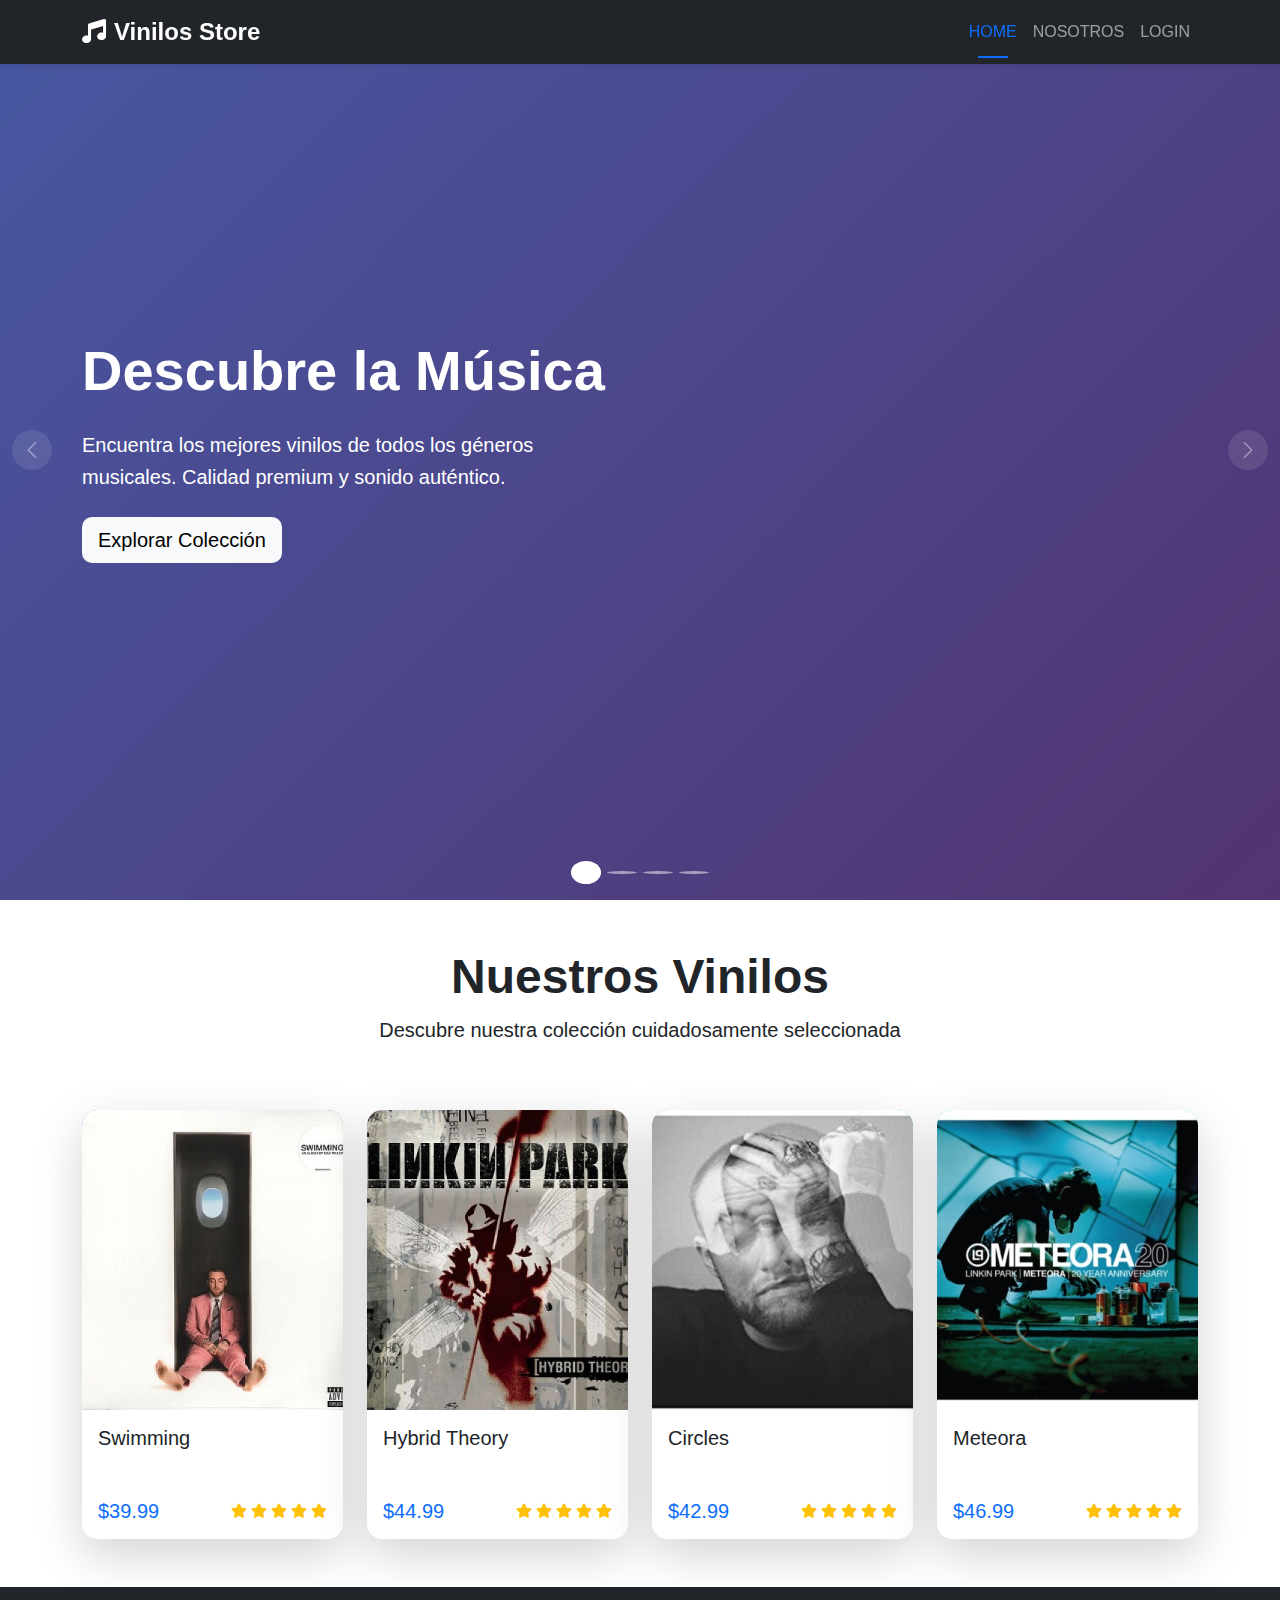
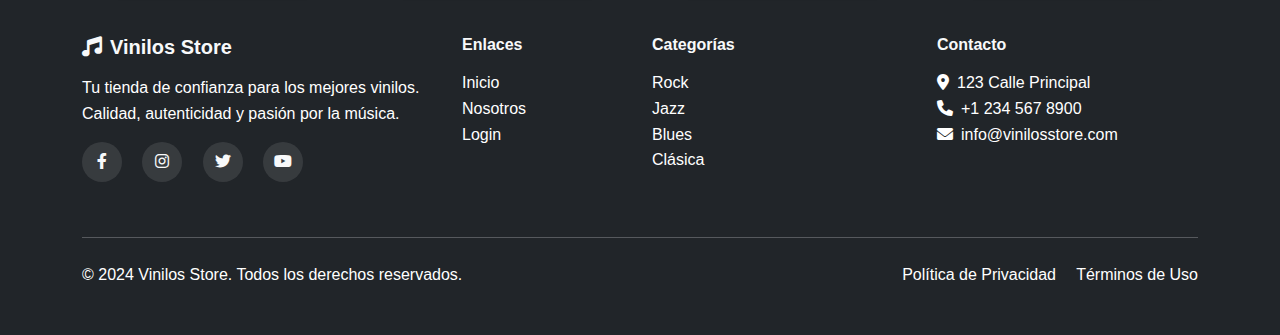
<file: index.html>
<!DOCTYPE html>
<html lang="es">
  <head>
    <meta charset="UTF-8" />
    <meta name="viewport" content="width=device-width, initial-scale=1.0" />
    <title>Vinilos Store - Inicio</title>
    <link
      href="https://cdn.jsdelivr.net/npm/bootstrap@5.3.0/dist/css/bootstrap.min.css"
      rel="stylesheet"
    />
    <link
      href="https://cdnjs.cloudflare.com/ajax/libs/font-awesome/6.0.0/css/all.min.css"
      rel="stylesheet"
    />
    <link rel="stylesheet" href="css/style.css" />
  </head>
  <body>
    <nav class="navbar navbar-expand-lg navbar-dark bg-dark fixed-top">
      <div class="container">
        <a class="navbar-brand fw-bold" href="index.html">
          <i class="fas fa-music me-2"></i>Vinilos Store
        </a>
        <button
          class="navbar-toggler"
          type="button"
          data-bs-toggle="collapse"
          data-bs-target="#navbarNav"
        >
          <span class="navbar-toggler-icon"></span>
        </button>
        <div class="collapse navbar-collapse" id="navbarNav">
          <ul class="navbar-nav ms-auto">
            <li class="nav-item">
              <a class="nav-link active" href="index.html">HOME</a>
            </li>
            <li class="nav-item">
              <a class="nav-link" href="nosotros.html">NOSOTROS</a>
            </li>
            <li class="nav-item">
              <a class="nav-link" href="login.html">LOGIN</a>
            </li>
            <li class="nav-item" id="userMenu" style="display: none">
              <div class="dropdown">
                <a
                  class="nav-link dropdown-toggle"
                  href="#"
                  role="button"
                  data-bs-toggle="dropdown"
                >
                  <i class="fas fa-user me-1"></i
                  ><span id="userName">Usuario</span>
                </a>
                <ul class="dropdown-menu">
                  <li>
                    <a class="dropdown-item" href="#" onclick="showUserInfo()">
                      <i class="fas fa-info-circle me-2"></i>Mi Perfil
                    </a>
                  </li>
                  <li>
                    <a class="dropdown-item" href="#" onclick="logout()">
                      <i class="fas fa-sign-out-alt me-2"></i>Cerrar Sesión
                    </a>
                  </li>
                </ul>
              </div>
            </li>
          </ul>
        </div>
      </div>
    </nav>

    <section class="hero-section">
      <div id="heroCarousel" class="carousel slide" data-bs-ride="carousel">
        <div class="carousel-indicators">
          <button
            type="button"
            data-bs-target="#heroCarousel"
            data-bs-slide-to="0"
            class="active"
          ></button>
          <button
            type="button"
            data-bs-target="#heroCarousel"
            data-bs-slide-to="1"
          ></button>
          <button
            type="button"
            data-bs-target="#heroCarousel"
            data-bs-slide-to="2"
          ></button>
          <button
            type="button"
            data-bs-target="#heroCarousel"
            data-bs-slide-to="3"
          ></button>
        </div>
        <div class="carousel-inner">
          <div class="carousel-item active">
            <div
              class="carousel-bg"
              style="
                background: linear-gradient(135deg, #667eea 0%, #764ba2 100%);
              "
            >
              <div class="container">
                <div class="row align-items-center min-vh-100">
                  <div class="col-lg-6 text-white">
                    <h1 class="display-4 fw-bold mb-4">Descubre la Música</h1>
                    <p class="lead mb-4">
                      Encuentra los mejores vinilos de todos los géneros
                      musicales. Calidad premium y sonido auténtico.
                    </p>
                    <a href="#productos" class="btn btn-light btn-lg"
                      >Explorar Colección</a
                    >
                  </div>
                </div>
              </div>
            </div>
          </div>
          <div class="carousel-item">
            <div
              class="carousel-bg"
              style="
                background: linear-gradient(135deg, #f093fb 0%, #f5576c 100%);
              "
            >
              <div class="container">
                <div class="row align-items-center min-vh-100">
                  <div class="col-lg-6 text-white">
                    <h1 class="display-4 fw-bold mb-4">Nuevos Lanzamientos</h1>
                    <p class="lead mb-4">
                      Los últimos álbumes de tus artistas favoritos disponibles
                      en vinilo.
                    </p>
                    <a href="#productos" class="btn btn-light btn-lg"
                      >Ver Novedades</a
                    >
                  </div>
                </div>
              </div>
            </div>
          </div>
          <div class="carousel-item">
            <div
              class="carousel-bg"
              style="
                background: linear-gradient(135deg, #4facfe 0%, #00f2fe 100%);
              "
            >
              <div class="container">
                <div class="row align-items-center min-vh-100">
                  <div class="col-lg-6 text-white">
                    <h1 class="display-4 fw-bold mb-4">Clásicos Atemporales</h1>
                    <p class="lead mb-4">
                      Revive los grandes clásicos del rock, jazz, blues y más en
                      formato vinilo.
                    </p>
                    <a href="#productos" class="btn btn-light btn-lg"
                      >Ver Clásicos</a
                    >
                  </div>
                </div>
              </div>
            </div>
          </div>
          <div class="carousel-item">
            <div
              class="carousel-bg"
              style="
                background: linear-gradient(135deg, #43e97b 0%, #38f9d7 100%);
              "
            >
              <div class="container">
                <div class="row align-items-center min-vh-100">
                  <div class="col-lg-6 text-white">
                    <h1 class="display-4 fw-bold mb-4">Ofertas Especiales</h1>
                    <p class="lead mb-4">
                      Descuentos increíbles en una selección cuidadosa de
                      vinilos.
                    </p>
                    <a href="#productos" class="btn btn-light btn-lg"
                      >Ver Ofertas</a
                    >
                  </div>
                </div>
              </div>
            </div>
          </div>
        </div>
        <button
          class="carousel-control-prev"
          type="button"
          data-bs-target="#heroCarousel"
          data-bs-slide="prev"
        >
          <span class="carousel-control-prev-icon"></span>
        </button>
        <button
          class="carousel-control-next"
          type="button"
          data-bs-target="#heroCarousel"
          data-bs-slide="next"
        >
          <span class="carousel-control-next-icon"></span>
        </button>
      </div>
    </section>

    <section id="productos" class="py-5">
      <div class="container">
        <div class="row">
          <div class="col-12 text-center mb-5">
            <h2 class="display-5 fw-bold">Nuestros Vinilos</h2>
            <p class="lead">
              Descubre nuestra colección cuidadosamente seleccionada
            </p>
          </div>
        </div>
        <div class="row g-4">
          <div class="col-lg-3 col-md-6">
            <div class="card product-card h-100">
                <a href="vinilo1.html" class="stretched-link"></a>
              <div class="product-image" id="product-image-1">
                <div class="product-overlay">
                  <button class="btn btn-light btn-sm" onclick="addToCart(1)">
                    <i class="fas fa-shopping-cart me-1"></i>Agregar
                  </button>
                </div>
              </div>
              <div class="card-body d-flex flex-column">
                <h5 class="card-title">Swimming</h5>
                <p class="card-text text-muted">Mac Miller - Hip Hop</p>
                <div class="mt-auto">
                  <div
                    class="d-flex justify-content-between align-items-center"
                  >
                    <span class="h5 text-primary mb-0">$39.99</span>
                    <div class="rating">
                      <i class="fas fa-star text-warning"></i>
                      <i class="fas fa-star text-warning"></i>
                      <i class="fas fa-star text-warning"></i>
                      <i class="fas fa-star text-warning"></i>
                      <i class="fas fa-star text-warning"></i>
                    </div>
                  </div>
                </div>
              </div>
            </div>
          </div>

          <div class="col-lg-3 col-md-6">
            <div class="card product-card h-100">
              <div class="product-image" id="product-image-2">
                <div class="product-overlay">
                  <button class="btn btn-light btn-sm" onclick="addToCart(2)">
                    <i class="fas fa-shopping-cart me-1"></i>Agregar
                  </button>
                </div>
              </div>
              <div class="card-body d-flex flex-column">
                <h5 class="card-title">Hybrid Theory</h5>
                <p class="card-text text-muted">Linkin Park - Nu Metal</p>
                <div class="mt-auto">
                  <div
                    class="d-flex justify-content-between align-items-center"
                  >
                    <span class="h5 text-primary mb-0">$44.99</span>
                    <div class="rating">
                      <i class="fas fa-star text-warning"></i>
                      <i class="fas fa-star text-warning"></i>
                      <i class="fas fa-star text-warning"></i>
                      <i class="fas fa-star text-warning"></i>
                      <i class="fas fa-star text-warning"></i>
                    </div>
                  </div>
                </div>
              </div>
            </div>
          </div>

          <div class="col-lg-3 col-md-6">
            <div class="card product-card h-100">
              <div class="product-image" id="product-image-3">
                <div class="product-overlay">
                  <button class="btn btn-light btn-sm" onclick="addToCart(3)">
                    <i class="fas fa-shopping-cart me-1"></i>Agregar
                  </button>
                </div>
              </div>
              <div class="card-body d-flex flex-column">
                <h5 class="card-title">Circles</h5>
                <p class="card-text text-muted">Mac Miller - Hip Hop</p>
                <div class="mt-auto">
                  <div
                    class="d-flex justify-content-between align-items-center"
                  >
                    <span class="h5 text-primary mb-0">$42.99</span>
                    <div class="rating">
                      <i class="fas fa-star text-warning"></i>
                      <i class="fas fa-star text-warning"></i>
                      <i class="fas fa-star text-warning"></i>
                      <i class="fas fa-star text-warning"></i>
                      <i class="fas fa-star text-warning"></i>
                    </div>
                  </div>
                </div>
              </div>
            </div>
          </div>

          <div class="col-lg-3 col-md-6">
            <div class="card product-card h-100">
              <div class="product-image" id="product-image-4">
                <div class="product-overlay">
                  <button class="btn btn-light btn-sm" onclick="addToCart(4)">
                    <i class="fas fa-shopping-cart me-1"></i>Agregar
                  </button>
                </div>
              </div>
              <div class="card-body d-flex flex-column">
                <h5 class="card-title">Meteora</h5>
                <p class="card-text text-muted">Linkin Park - Nu Metal</p>
                <div class="mt-auto">
                  <div
                    class="d-flex justify-content-between align-items-center"
                  >
                    <span class="h5 text-primary mb-0">$46.99</span>
                    <div class="rating">
                      <i class="fas fa-star text-warning"></i>
                      <i class="fas fa-star text-warning"></i>
                      <i class="fas fa-star text-warning"></i>
                      <i class="fas fa-star text-warning"></i>
                      <i class="fas fa-star text-warning"></i>
                    </div>
                  </div>
                </div>
              </div>
            </div>
          </div>
        </div>
      </div>
    </section>

    <footer class="bg-dark text-light py-5">
      <div class="container">
        <div class="row">
          <div class="col-lg-4 mb-4">
            <h5 class="fw-bold mb-3">
              <i class="fas fa-music me-2"></i>Vinilos Store
            </h5>
            <p class="text-muted">
              Tu tienda de confianza para los mejores vinilos. Calidad,
              autenticidad y pasión por la música.
            </p>
            <div class="social-links">
              <a href="#" class="text-light me-3"
                ><i class="fab fa-facebook-f"></i
              ></a>
              <a href="#" class="text-light me-3"
                ><i class="fab fa-instagram"></i
              ></a>
              <a href="#" class="text-light me-3"
                ><i class="fab fa-twitter"></i
              ></a>
              <a href="#" class="text-light"><i class="fab fa-youtube"></i></a>
            </div>
          </div>
          <div class="col-lg-2 col-md-6 mb-4">
            <h6 class="fw-bold mb-3">Enlaces</h6>
            <ul class="list-unstyled">
              <li>
                <a href="index.html" class="text-muted text-decoration-none"
                  >Inicio</a
                >
              </li>
              <li>
                <a href="nosotros.html" class="text-muted text-decoration-none"
                  >Nosotros</a
                >
              </li>
              <li>
                <a href="login.html" class="text-muted text-decoration-none"
                  >Login</a
                >
              </li>
            </ul>
          </div>
          <div class="col-lg-3 col-md-6 mb-4">
            <h6 class="fw-bold mb-3">Categorías</h6>
            <ul class="list-unstyled">
              <li>
                <a href="#" class="text-muted text-decoration-none">Rock</a>
              </li>
              <li>
                <a href="#" class="text-muted text-decoration-none">Jazz</a>
              </li>
              <li>
                <a href="#" class="text-muted text-decoration-none">Blues</a>
              </li>
              <li>
                <a href="#" class="text-muted text-decoration-none">Clásica</a>
              </li>
            </ul>
          </div>
          <div class="col-lg-3 col-md-6 mb-4">
            <h6 class="fw-bold mb-3">Contacto</h6>
            <ul class="list-unstyled text-muted">
              <li>
                <i class="fas fa-map-marker-alt me-2"></i>123 Calle Principal
              </li>
              <li><i class="fas fa-phone me-2"></i>+1 234 567 8900</li>
              <li><i class="fas fa-envelope me-2"></i>info@vinilosstore.com</li>
            </ul>
          </div>
        </div>
        <hr class="my-4" />
        <div class="row align-items-center">
          <div class="col-md-6">
            <p class="text-muted mb-0">
              &copy; 2024 Vinilos Store. Todos los derechos reservados.
            </p>
          </div>
          <div class="col-md-6 text-md-end">
            <a href="#" class="text-muted text-decoration-none me-3"
              >Política de Privacidad</a
            >
            <a href="#" class="text-muted text-decoration-none"
              >Términos de Uso</a
            >
          </div>
        </div>
      </div>
    </footer>

    <script src="https://cdn.jsdelivr.net/npm/bootstrap@5.3.0/dist/js/bootstrap.bundle.min.js"></script>
    <script src="js/script.js"></script>
  </body>
</html>
</file>
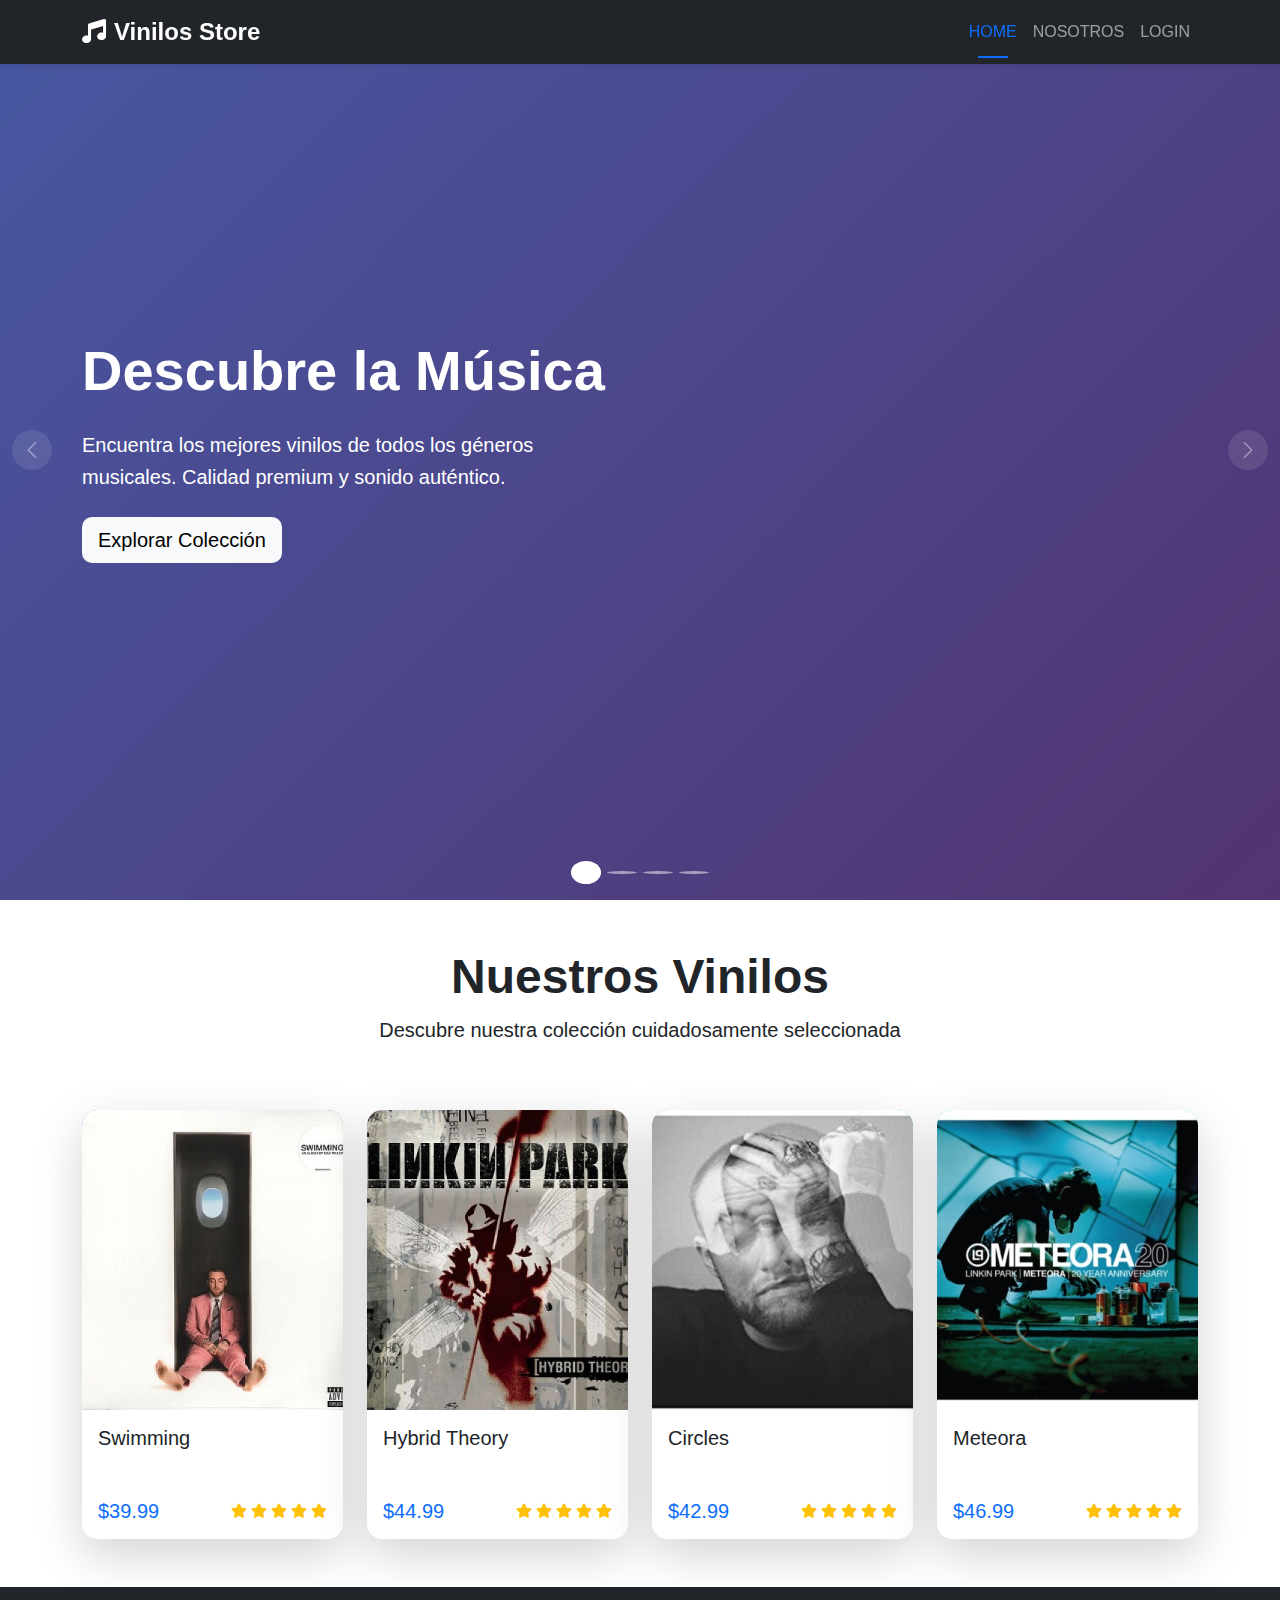
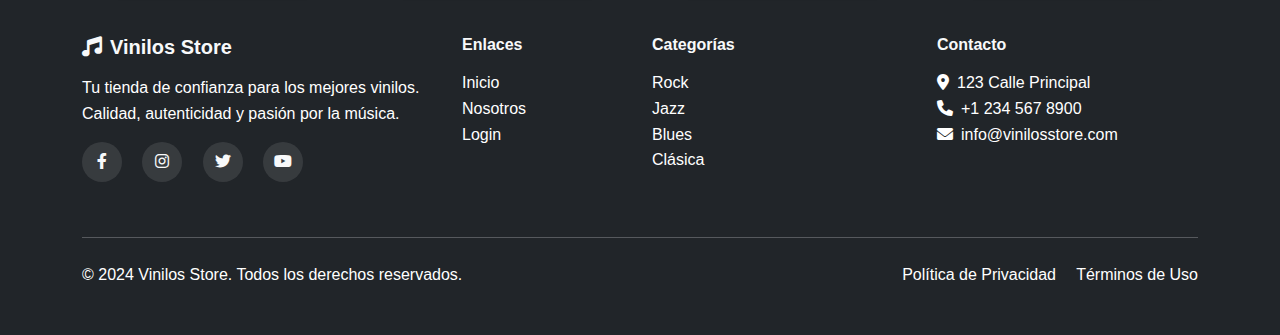
<file: index_clean.html>
<!DOCTYPE html>
<html lang="es">
<head>
    <meta charset="UTF-8">
    <meta name="viewport" content="width=device-width, initial-scale=1.0">
    <title>Vinilos Store - Inicio</title>
    <link href="https://cdn.jsdelivr.net/npm/bootstrap@5.3.0/dist/css/bootstrap.min.css" rel="stylesheet">
    <link href="https://cdnjs.cloudflare.com/ajax/libs/font-awesome/6.0.0/css/all.min.css" rel="stylesheet">
    <link rel="stylesheet" href="css/style.css">
</head>
<body>
    <nav class="navbar navbar-expand-lg navbar-dark bg-dark fixed-top">
        <div class="container">
            <a class="navbar-brand fw-bold" href="index.html">
                <i class="fas fa-music me-2"></i>Vinilos Store
            </a>
            <button class="navbar-toggler" type="button" data-bs-toggle="collapse" data-bs-target="#navbarNav">
                <span class="navbar-toggler-icon"></span>
            </button>
            <div class="collapse navbar-collapse" id="navbarNav">
                <ul class="navbar-nav ms-auto">
                    <li class="nav-item">
                        <a class="nav-link active" href="index.html">HOME</a>
                    </li>
                    <li class="nav-item">
                        <a class="nav-link" href="nosotros.html">NOSOTROS</a>
                    </li>
                    <li class="nav-item">
                        <a class="nav-link" href="login.html">LOGIN</a>
                    </li>
                    <li class="nav-item" id="userMenu" style="display: none;">
                        <div class="dropdown">
                            <a class="nav-link dropdown-toggle" href="#" role="button" data-bs-toggle="dropdown">
                                <i class="fas fa-user me-1"></i><span id="userName">Usuario</span>
                            </a>
                            <ul class="dropdown-menu">
                                <li><a class="dropdown-item" href="#" onclick="showUserInfo()">
                                    <i class="fas fa-info-circle me-2"></i>Mi Perfil
                                </a></li>
                                <li><a class="dropdown-item" href="#" onclick="logout()">
                                    <i class="fas fa-sign-out-alt me-2"></i>Cerrar Sesión
                                </a></li>
                            </ul>
                        </div>
                    </li>
                </ul>
            </div>
        </div>
    </nav>

    <section class="hero-section">
        <div id="heroCarousel" class="carousel slide" data-bs-ride="carousel">
            <div class="carousel-indicators">
                <button type="button" data-bs-target="#heroCarousel" data-bs-slide-to="0" class="active"></button>
                <button type="button" data-bs-target="#heroCarousel" data-bs-slide-to="1"></button>
                <button type="button" data-bs-target="#heroCarousel" data-bs-slide-to="2"></button>
                <button type="button" data-bs-target="#heroCarousel" data-bs-slide-to="3"></button>
            </div>
            <div class="carousel-inner">
                <div class="carousel-item active">
                    <div class="carousel-bg" style="background: linear-gradient(135deg, #667eea 0%, #764ba2 100%);">
                        <div class="container">
                            <div class="row align-items-center min-vh-100">
                                <div class="col-lg-6 text-white">
                                    <h1 class="display-4 fw-bold mb-4">Descubre la Música</h1>
                                    <p class="lead mb-4">Encuentra los mejores vinilos de todos los géneros musicales. Calidad premium y sonido auténtico.</p>
                                    <a href="#productos" class="btn btn-light btn-lg">Explorar Colección</a>
                                </div>
                            </div>
                        </div>
                    </div>
                </div>
                <div class="carousel-item">
                    <div class="carousel-bg" style="background: linear-gradient(135deg, #f093fb 0%, #f5576c 100%);">
                        <div class="container">
                            <div class="row align-items-center min-vh-100">
                                <div class="col-lg-6 text-white">
                                    <h1 class="display-4 fw-bold mb-4">Nuevos Lanzamientos</h1>
                                    <p class="lead mb-4">Los últimos álbumes de tus artistas favoritos disponibles en vinilo.</p>
                                    <a href="#productos" class="btn btn-light btn-lg">Ver Novedades</a>
                                </div>
                            </div>
                        </div>
                    </div>
                </div>
                <div class="carousel-item">
                    <div class="carousel-bg" style="background: linear-gradient(135deg, #4facfe 0%, #00f2fe 100%);">
                        <div class="container">
                            <div class="row align-items-center min-vh-100">
                                <div class="col-lg-6 text-white">
                                    <h1 class="display-4 fw-bold mb-4">Clásicos Atemporales</h1>
                                    <p class="lead mb-4">Revive los grandes clásicos del rock, jazz, blues y más en formato vinilo.</p>
                                    <a href="#productos" class="btn btn-light btn-lg">Ver Clásicos</a>
                                </div>
                            </div>
                        </div>
                    </div>
                </div>
                <div class="carousel-item">
                    <div class="carousel-bg" style="background: linear-gradient(135deg, #43e97b 0%, #38f9d7 100%);">
                        <div class="container">
                            <div class="row align-items-center min-vh-100">
                                <div class="col-lg-6 text-white">
                                    <h1 class="display-4 fw-bold mb-4">Ofertas Especiales</h1>
                                    <p class="lead mb-4">Descuentos increíbles en una selección cuidadosa de vinilos.</p>
                                    <a href="#productos" class="btn btn-light btn-lg">Ver Ofertas</a>
                                </div>
                            </div>
                        </div>
                    </div>
                </div>
            </div>
            <button class="carousel-control-prev" type="button" data-bs-target="#heroCarousel" data-bs-slide="prev">
                <span class="carousel-control-prev-icon"></span>
            </button>
            <button class="carousel-control-next" type="button" data-bs-target="#heroCarousel" data-bs-slide="next">
                <span class="carousel-control-next-icon"></span>
            </button>
        </div>
    </section>

    <section id="productos" class="py-5">
        <div class="container">
            <div class="row">
                <div class="col-12 text-center mb-5">
                    <h2 class="display-5 fw-bold">Nuestros Vinilos</h2>
                    <p class="lead">Descubre nuestra colección cuidadosamente seleccionada</p>
                </div>
            </div>
            <div class="row g-4">
                <div class="col-lg-3 col-md-6">
                    <div class="card product-card h-100">
                        <div class="product-image" id="product-image-1">
                            <div class="product-overlay">
                                <button class="btn btn-light btn-sm" onclick="addToCart(1)">
                                    <i class="fas fa-shopping-cart me-1"></i>Agregar
                                </button>
                            </div>
                        </div>
                        <div class="card-body d-flex flex-column">
                            <h5 class="card-title">Swimming</h5>
                            <p class="card-text text-muted">Mac Miller - Hip Hop</p>
                            <div class="mt-auto">
                                <div class="d-flex justify-content-between align-items-center">
                                    <span class="h5 text-primary mb-0">$39.99</span>
                                    <div class="rating">
                                        <i class="fas fa-star text-warning"></i>
                                        <i class="fas fa-star text-warning"></i>
                                        <i class="fas fa-star text-warning"></i>
                                        <i class="fas fa-star text-warning"></i>
                                        <i class="fas fa-star text-warning"></i>
                                    </div>
                                </div>
                            </div>
                        </div>
                    </div>
                </div>

                <div class="col-lg-3 col-md-6">
                    <div class="card product-card h-100">
                        <div class="product-image" id="product-image-2">
                            <div class="product-overlay">
                                <button class="btn btn-light btn-sm" onclick="addToCart(2)">
                                    <i class="fas fa-shopping-cart me-1"></i>Agregar
                                </button>
                            </div>
                        </div>
                        <div class="card-body d-flex flex-column">
                            <h5 class="card-title">Hybrid Theory</h5>
                            <p class="card-text text-muted">Linkin Park - Nu Metal</p>
                            <div class="mt-auto">
                                <div class="d-flex justify-content-between align-items-center">
                                    <span class="h5 text-primary mb-0">$44.99</span>
                                    <div class="rating">
                                        <i class="fas fa-star text-warning"></i>
                                        <i class="fas fa-star text-warning"></i>
                                        <i class="fas fa-star text-warning"></i>
                                        <i class="fas fa-star text-warning"></i>
                                        <i class="fas fa-star text-warning"></i>
                                    </div>
                                </div>
                            </div>
                        </div>
                    </div>
                </div>

                <div class="col-lg-3 col-md-6">
                    <div class="card product-card h-100">
                        <div class="product-image" id="product-image-3">
                            <div class="product-overlay">
                                <button class="btn btn-light btn-sm" onclick="addToCart(3)">
                                    <i class="fas fa-shopping-cart me-1"></i>Agregar
                                </button>
                            </div>
                        </div>
                        <div class="card-body d-flex flex-column">
                            <h5 class="card-title">Circles</h5>
                            <p class="card-text text-muted">Mac Miller - Hip Hop</p>
                            <div class="mt-auto">
                                <div class="d-flex justify-content-between align-items-center">
                                    <span class="h5 text-primary mb-0">$42.99</span>
                                    <div class="rating">
                                        <i class="fas fa-star text-warning"></i>
                                        <i class="fas fa-star text-warning"></i>
                                        <i class="fas fa-star text-warning"></i>
                                        <i class="fas fa-star text-warning"></i>
                                        <i class="fas fa-star text-warning"></i>
                                    </div>
                                </div>
                            </div>
                        </div>
                    </div>
                </div>

                <div class="col-lg-3 col-md-6">
                    <div class="card product-card h-100">
                        <div class="product-image" id="product-image-4">
                            <div class="product-overlay">
                                <button class="btn btn-light btn-sm" onclick="addToCart(4)">
                                    <i class="fas fa-shopping-cart me-1"></i>Agregar
                                </button>
                            </div>
                        </div>
                        <div class="card-body d-flex flex-column">
                            <h5 class="card-title">Meteora</h5>
                            <p class="card-text text-muted">Linkin Park - Nu Metal</p>
                            <div class="mt-auto">
                                <div class="d-flex justify-content-between align-items-center">
                                    <span class="h5 text-primary mb-0">$46.99</span>
                                    <div class="rating">
                                        <i class="fas fa-star text-warning"></i>
                                        <i class="fas fa-star text-warning"></i>
                                        <i class="fas fa-star text-warning"></i>
                                        <i class="fas fa-star text-warning"></i>
                                        <i class="fas fa-star text-warning"></i>
                                    </div>
                                </div>
                            </div>
                        </div>
                    </div>
                </div>
            </div>
        </div>
    </section>

    <footer class="bg-dark text-light py-5">
        <div class="container">
            <div class="row">
                <div class="col-lg-4 mb-4">
                    <h5 class="fw-bold mb-3">
                        <i class="fas fa-music me-2"></i>Vinilos Store
                    </h5>
                    <p class="text-muted">Tu tienda de confianza para los mejores vinilos. Calidad, autenticidad y pasión por la música.</p>
                    <div class="social-links">
                        <a href="#" class="text-light me-3"><i class="fab fa-facebook-f"></i></a>
                        <a href="#" class="text-light me-3"><i class="fab fa-instagram"></i></a>
                        <a href="#" class="text-light me-3"><i class="fab fa-twitter"></i></a>
                        <a href="#" class="text-light"><i class="fab fa-youtube"></i></a>
                    </div>
                </div>
                <div class="col-lg-2 col-md-6 mb-4">
                    <h6 class="fw-bold mb-3">Enlaces</h6>
                    <ul class="list-unstyled">
                        <li><a href="index.html" class="text-muted text-decoration-none">Inicio</a></li>
                        <li><a href="nosotros.html" class="text-muted text-decoration-none">Nosotros</a></li>
                        <li><a href="login.html" class="text-muted text-decoration-none">Login</a></li>
                    </ul>
                </div>
                <div class="col-lg-3 col-md-6 mb-4">
                    <h6 class="fw-bold mb-3">Categorías</h6>
                    <ul class="list-unstyled">
                        <li><a href="#" class="text-muted text-decoration-none">Rock</a></li>
                        <li><a href="#" class="text-muted text-decoration-none">Jazz</a></li>
                        <li><a href="#" class="text-muted text-decoration-none">Blues</a></li>
                        <li><a href="#" class="text-muted text-decoration-none">Clásica</a></li>
                    </ul>
                </div>
                <div class="col-lg-3 col-md-6 mb-4">
                    <h6 class="fw-bold mb-3">Contacto</h6>
                    <ul class="list-unstyled text-muted">
                        <li><i class="fas fa-map-marker-alt me-2"></i>123 Calle Principal</li>
                        <li><i class="fas fa-phone me-2"></i>+1 234 567 8900</li>
                        <li><i class="fas fa-envelope me-2"></i>info@vinilosstore.com</li>
                    </ul>
                </div>
            </div>
            <hr class="my-4">
            <div class="row align-items-center">
                <div class="col-md-6">
                    <p class="text-muted mb-0">&copy; 2024 Vinilos Store. Todos los derechos reservados.</p>
                </div>
                <div class="col-md-6 text-md-end">
                    <a href="#" class="text-muted text-decoration-none me-3">Política de Privacidad</a>
                    <a href="#" class="text-muted text-decoration-none">Términos de Uso</a>
                </div>
            </div>
        </div>
    </footer>

    <script src="https://cdn.jsdelivr.net/npm/bootstrap@5.3.0/dist/js/bootstrap.bundle.min.js"></script>
    <script src="js/script.js"></script>
</body>
</html>
</file>
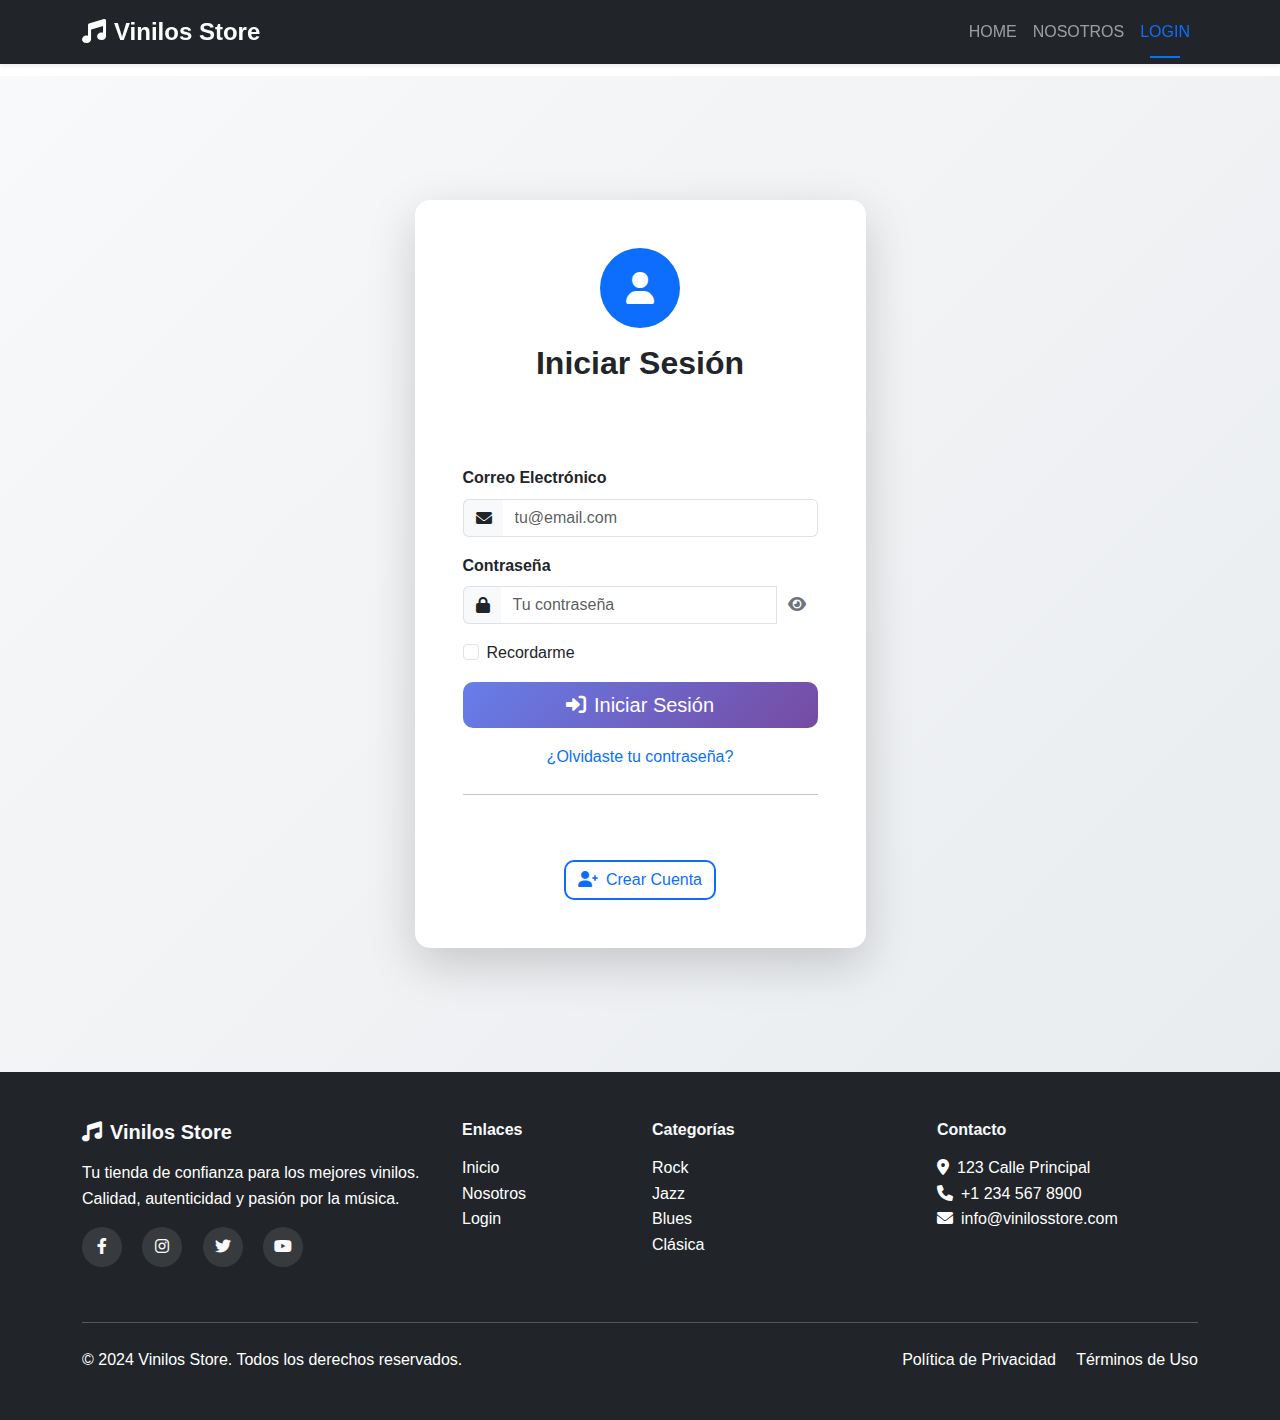
<file: login.html>
<!DOCTYPE html>
<html lang="es">
<head>
    <meta charset="UTF-8">
    <meta name="viewport" content="width=device-width, initial-scale=1.0">
    <title>Vinilos Store - Login</title>
    <link href="https://cdn.jsdelivr.net/npm/bootstrap@5.3.0/dist/css/bootstrap.min.css" rel="stylesheet">
    <link href="https://cdnjs.cloudflare.com/ajax/libs/font-awesome/6.0.0/css/all.min.css" rel="stylesheet">
    <link rel="stylesheet" href="css/style.css">
</head>
<body>
    <!-- Navigation -->
    <nav class="navbar navbar-expand-lg navbar-dark bg-dark fixed-top">
        <div class="container">
            <a class="navbar-brand fw-bold" href="index.html">
                <i class="fas fa-music me-2"></i>Vinilos Store
            </a>
            <button class="navbar-toggler" type="button" data-bs-toggle="collapse" data-bs-target="#navbarNav">
                <span class="navbar-toggler-icon"></span>
            </button>
            <div class="collapse navbar-collapse" id="navbarNav">
                <ul class="navbar-nav ms-auto">
                    <li class="nav-item">
                        <a class="nav-link" href="index.html">HOME</a>
                    </li>
                    <li class="nav-item">
                        <a class="nav-link" href="nosotros.html">NOSOTROS</a>
                    </li>
                    <li class="nav-item">
                        <a class="nav-link active" href="login.html">LOGIN</a>
                    </li>
                    <li class="nav-item" id="userMenu" style="display: none;">
                        <div class="dropdown">
                            <a class="nav-link dropdown-toggle" href="#" role="button" data-bs-toggle="dropdown">
                                <i class="fas fa-user me-1"></i><span id="userName">Usuario</span>
                            </a>
                            <ul class="dropdown-menu">
                                <li><a class="dropdown-item" href="#" onclick="showUserInfo()">
                                    <i class="fas fa-info-circle me-2"></i>Mi Perfil
                                </a></li>
                                <li><a class="dropdown-item" href="#" onclick="logout()">
                                    <i class="fas fa-sign-out-alt me-2"></i>Cerrar Sesión
                                </a></li>
                            </ul>
                        </div>
                    </li>
                </ul>
            </div>
        </div>
    </nav>

    <!-- Login Section -->
    <section class="login-section py-5" style="margin-top: 76px; min-height: calc(100vh - 76px);">
        <div class="container">
            <div class="row justify-content-center align-items-center min-vh-100">
                <div class="col-lg-5 col-md-7">
                    <div class="card shadow-lg border-0">
                        <div class="card-body p-5">
                            <div class="text-center mb-4">
                                <div class="bg-primary text-white rounded-circle d-inline-flex align-items-center justify-content-center mb-3" style="width: 80px; height: 80px;">
                                    <i class="fas fa-user fa-2x"></i>
                                </div>
                                <h2 class="fw-bold">Iniciar Sesión</h2>
                                <p class="text-muted">Accede a tu cuenta para disfrutar de una experiencia personalizada</p>
                            </div>

                            <form id="loginForm">
                                <div class="mb-3">
                                    <label for="email" class="form-label">Correo Electrónico</label>
                                    <div class="input-group">
                                        <span class="input-group-text">
                                            <i class="fas fa-envelope"></i>
                                        </span>
                                        <input type="email" class="form-control" id="email" placeholder="tu@email.com" required>
                                    </div>
                                </div>

                                <div class="mb-3">
                                    <label for="password" class="form-label">Contraseña</label>
                                    <div class="input-group">
                                        <span class="input-group-text">
                                            <i class="fas fa-lock"></i>
                                        </span>
                                        <input type="password" class="form-control" id="password" placeholder="Tu contraseña" required>
                                        <button class="btn btn-outline-secondary" type="button" id="togglePassword">
                                            <i class="fas fa-eye"></i>
                                        </button>
                                    </div>
                                </div>

                                <div class="mb-3 form-check">
                                    <input type="checkbox" class="form-check-input" id="rememberMe">
                                    <label class="form-check-label" for="rememberMe">
                                        Recordarme
                                    </label>
                                </div>

                                <div class="d-grid mb-3">
                                    <button type="submit" class="btn btn-primary btn-lg">
                                        <i class="fas fa-sign-in-alt me-2"></i>Iniciar Sesión
                                    </button>
                                </div>

                                <div class="text-center">
                                    <a href="#" class="text-decoration-none" data-bs-toggle="modal" data-bs-target="#forgotPasswordModal">
                                        ¿Olvidaste tu contraseña?
                                    </a>
                                </div>
                            </form>

                            <hr class="my-4">

                            <div class="text-center">
                                <p class="text-muted mb-3">¿No tienes cuenta?</p>
                                <button class="btn btn-outline-primary" data-bs-toggle="modal" data-bs-target="#registerModal">
                                    <i class="fas fa-user-plus me-2"></i>Crear Cuenta
                                </button>
                            </div>
                        </div>
                    </div>
                </div>
            </div>
        </div>
    </section>

    <!-- Forgot Password Modal -->
    <div class="modal fade" id="forgotPasswordModal" tabindex="-1">
        <div class="modal-dialog">
            <div class="modal-content">
                <div class="modal-header">
                    <h5 class="modal-title">Recuperar Contraseña</h5>
                    <button type="button" class="btn-close" data-bs-dismiss="modal"></button>
                </div>
                <div class="modal-body">
                    <p class="text-muted">Ingresa tu correo electrónico y te enviaremos un enlace para restablecer tu contraseña.</p>
                    <form id="forgotPasswordForm">
                        <div class="mb-3">
                            <label for="forgotEmail" class="form-label">Correo Electrónico</label>
                            <input type="email" class="form-control" id="forgotEmail" placeholder="tu@email.com" required>
                        </div>
                        <div class="d-grid">
                            <button type="submit" class="btn btn-primary">Enviar Enlace</button>
                        </div>
                    </form>
                </div>
            </div>
        </div>
    </div>

    <!-- Register Modal -->
    <div class="modal fade" id="registerModal" tabindex="-1">
        <div class="modal-dialog modal-lg">
            <div class="modal-content">
                <div class="modal-header">
                    <h5 class="modal-title">Crear Cuenta</h5>
                    <button type="button" class="btn-close" data-bs-dismiss="modal"></button>
                </div>
                <div class="modal-body">
                    <form id="registerForm">
                        <div class="row">
                            <div class="col-md-6 mb-3">
                                <label for="firstName" class="form-label">Nombre</label>
                                <input type="text" class="form-control" id="firstName" required>
                            </div>
                            <div class="col-md-6 mb-3">
                                <label for="lastName" class="form-label">Apellido</label>
                                <input type="text" class="form-control" id="lastName" required>
                            </div>
                        </div>
                        <div class="mb-3">
                            <label for="registerEmail" class="form-label">Correo Electrónico</label>
                            <input type="email" class="form-control" id="registerEmail" required>
                        </div>
                        <div class="mb-3">
                            <label for="registerPassword" class="form-label">Contraseña</label>
                            <input type="password" class="form-control" id="registerPassword" required>
                        </div>
                        <div class="mb-3">
                            <label for="confirmPassword" class="form-label">Confirmar Contraseña</label>
                            <input type="password" class="form-control" id="confirmPassword" required>
                        </div>
                        <div class="mb-3 form-check">
                            <input type="checkbox" class="form-check-input" id="agreeTerms" required>
                            <label class="form-check-label" for="agreeTerms">
                                Acepto los <a href="#" class="text-decoration-none">términos y condiciones</a>
                            </label>
                        </div>
                        <div class="d-grid">
                            <button type="submit" class="btn btn-primary">Crear Cuenta</button>
                        </div>
                    </form>
                </div>
            </div>
        </div>
    </div>

    <!-- Footer -->
    <footer class="bg-dark text-light py-5">
        <div class="container">
            <div class="row">
                <div class="col-lg-4 mb-4">
                    <h5 class="fw-bold mb-3">
                        <i class="fas fa-music me-2"></i>Vinilos Store
                    </h5>
                    <p class="text-muted">Tu tienda de confianza para los mejores vinilos. Calidad, autenticidad y pasión por la música.</p>
                    <div class="social-links">
                        <a href="#" class="text-light me-3"><i class="fab fa-facebook-f"></i></a>
                        <a href="#" class="text-light me-3"><i class="fab fa-instagram"></i></a>
                        <a href="#" class="text-light me-3"><i class="fab fa-twitter"></i></a>
                        <a href="#" class="text-light"><i class="fab fa-youtube"></i></a>
                    </div>
                </div>
                <div class="col-lg-2 col-md-6 mb-4">
                    <h6 class="fw-bold mb-3">Enlaces</h6>
                    <ul class="list-unstyled">
                        <li><a href="index.html" class="text-muted text-decoration-none">Inicio</a></li>
                        <li><a href="nosotros.html" class="text-muted text-decoration-none">Nosotros</a></li>
                        <li><a href="login.html" class="text-muted text-decoration-none">Login</a></li>
                    </ul>
                </div>
                <div class="col-lg-3 col-md-6 mb-4">
                    <h6 class="fw-bold mb-3">Categorías</h6>
                    <ul class="list-unstyled">
                        <li><a href="#" class="text-muted text-decoration-none">Rock</a></li>
                        <li><a href="#" class="text-muted text-decoration-none">Jazz</a></li>
                        <li><a href="#" class="text-muted text-decoration-none">Blues</a></li>
                        <li><a href="#" class="text-muted text-decoration-none">Clásica</a></li>
                    </ul>
                </div>
                <div class="col-lg-3 col-md-6 mb-4">
                    <h6 class="fw-bold mb-3">Contacto</h6>
                    <ul class="list-unstyled text-muted">
                        <li><i class="fas fa-map-marker-alt me-2"></i>123 Calle Principal</li>
                        <li><i class="fas fa-phone me-2"></i>+1 234 567 8900</li>
                        <li><i class="fas fa-envelope me-2"></i>info@vinilosstore.com</li>
                    </ul>
                </div>
            </div>
            <hr class="my-4">
            <div class="row align-items-center">
                <div class="col-md-6">
                    <p class="text-muted mb-0">&copy; 2024 Vinilos Store. Todos los derechos reservados.</p>
                </div>
                <div class="col-md-6 text-md-end">
                    <a href="#" class="text-muted text-decoration-none me-3">Política de Privacidad</a>
                    <a href="#" class="text-muted text-decoration-none">Términos de Uso</a>
                </div>
            </div>
        </div>
    </footer>

    <!-- Bootstrap JS -->
    <script src="https://cdn.jsdelivr.net/npm/bootstrap@5.3.0/dist/js/bootstrap.bundle.min.js"></script>
    <script src="js/script.js"></script>
</body>
</html>
</file>
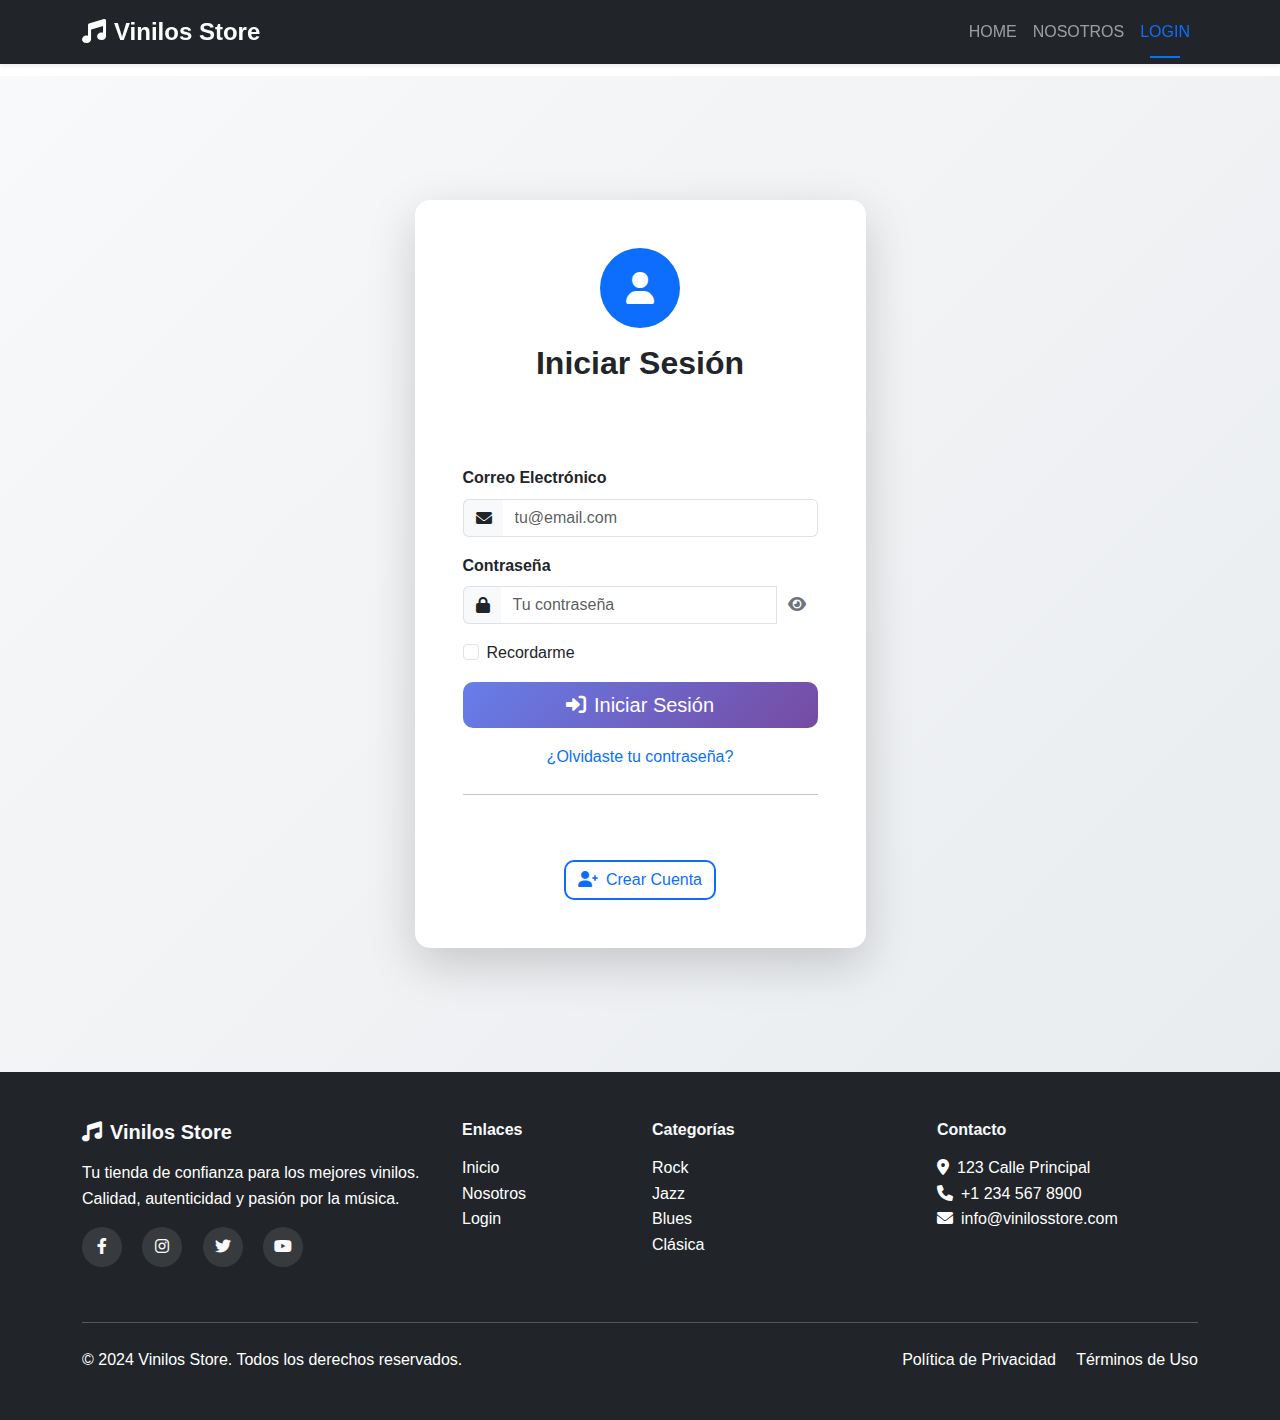
<file: login_clean.html>
<!DOCTYPE html>
<html lang="es">
<head>
    <meta charset="UTF-8">
    <meta name="viewport" content="width=device-width, initial-scale=1.0">
    <title>Vinilos Store - Login</title>
    <link href="https://cdn.jsdelivr.net/npm/bootstrap@5.3.0/dist/css/bootstrap.min.css" rel="stylesheet">
    <link href="https://cdnjs.cloudflare.com/ajax/libs/font-awesome/6.0.0/css/all.min.css" rel="stylesheet">
    <link rel="stylesheet" href="css/style.css">
</head>
<body>
    <nav class="navbar navbar-expand-lg navbar-dark bg-dark fixed-top">
        <div class="container">
            <a class="navbar-brand fw-bold" href="index.html">
                <i class="fas fa-music me-2"></i>Vinilos Store
            </a>
            <button class="navbar-toggler" type="button" data-bs-toggle="collapse" data-bs-target="#navbarNav">
                <span class="navbar-toggler-icon"></span>
            </button>
            <div class="collapse navbar-collapse" id="navbarNav">
                <ul class="navbar-nav ms-auto">
                    <li class="nav-item">
                        <a class="nav-link" href="index.html">HOME</a>
                    </li>
                    <li class="nav-item">
                        <a class="nav-link" href="nosotros.html">NOSOTROS</a>
                    </li>
                    <li class="nav-item">
                        <a class="nav-link active" href="login.html">LOGIN</a>
                    </li>
                    <li class="nav-item" id="userMenu" style="display: none;">
                        <div class="dropdown">
                            <a class="nav-link dropdown-toggle" href="#" role="button" data-bs-toggle="dropdown">
                                <i class="fas fa-user me-1"></i><span id="userName">Usuario</span>
                            </a>
                            <ul class="dropdown-menu">
                                <li><a class="dropdown-item" href="#" onclick="showUserInfo()">
                                    <i class="fas fa-info-circle me-2"></i>Mi Perfil
                                </a></li>
                                <li><a class="dropdown-item" href="#" onclick="logout()">
                                    <i class="fas fa-sign-out-alt me-2"></i>Cerrar Sesión
                                </a></li>
                            </ul>
                        </div>
                    </li>
                </ul>
            </div>
        </div>
    </nav>

    <section class="login-section py-5" style="margin-top: 76px; min-height: calc(100vh - 76px);">
        <div class="container">
            <div class="row justify-content-center align-items-center min-vh-100">
                <div class="col-lg-5 col-md-7">
                    <div class="card shadow-lg border-0">
                        <div class="card-body p-5">
                            <div class="text-center mb-4">
                                <div class="bg-primary text-white rounded-circle d-inline-flex align-items-center justify-content-center mb-3" style="width: 80px; height: 80px;">
                                    <i class="fas fa-user fa-2x"></i>
                                </div>
                                <h2 class="fw-bold">Iniciar Sesión</h2>
                                <p class="text-muted">Accede a tu cuenta para disfrutar de una experiencia personalizada</p>
                            </div>

                            <form id="loginForm">
                                <div class="mb-3">
                                    <label for="email" class="form-label">Correo Electrónico</label>
                                    <div class="input-group">
                                        <span class="input-group-text">
                                            <i class="fas fa-envelope"></i>
                                        </span>
                                        <input type="email" class="form-control" id="email" placeholder="tu@email.com" required>
                                    </div>
                                </div>

                                <div class="mb-3">
                                    <label for="password" class="form-label">Contraseña</label>
                                    <div class="input-group">
                                        <span class="input-group-text">
                                            <i class="fas fa-lock"></i>
                                        </span>
                                        <input type="password" class="form-control" id="password" placeholder="Tu contraseña" required>
                                        <button class="btn btn-outline-secondary" type="button" id="togglePassword">
                                            <i class="fas fa-eye"></i>
                                        </button>
                                    </div>
                                </div>

                                <div class="mb-3 form-check">
                                    <input type="checkbox" class="form-check-input" id="rememberMe">
                                    <label class="form-check-label" for="rememberMe">
                                        Recordarme
                                    </label>
                                </div>

                                <div class="d-grid mb-3">
                                    <button type="submit" class="btn btn-primary btn-lg">
                                        <i class="fas fa-sign-in-alt me-2"></i>Iniciar Sesión
                                    </button>
                                </div>

                                <div class="text-center">
                                    <a href="#" class="text-decoration-none" data-bs-toggle="modal" data-bs-target="#forgotPasswordModal">
                                        ¿Olvidaste tu contraseña?
                                    </a>
                                </div>
                            </form>

                            <hr class="my-4">

                            <div class="text-center">
                                <p class="text-muted mb-3">¿No tienes cuenta?</p>
                                <button class="btn btn-outline-primary" data-bs-toggle="modal" data-bs-target="#registerModal">
                                    <i class="fas fa-user-plus me-2"></i>Crear Cuenta
                                </button>
                            </div>
                        </div>
                    </div>
                </div>
            </div>
        </div>
    </section>

    <div class="modal fade" id="forgotPasswordModal" tabindex="-1">
        <div class="modal-dialog">
            <div class="modal-content">
                <div class="modal-header">
                    <h5 class="modal-title">Recuperar Contraseña</h5>
                    <button type="button" class="btn-close" data-bs-dismiss="modal"></button>
                </div>
                <div class="modal-body">
                    <p class="text-muted">Ingresa tu correo electrónico y te enviaremos un enlace para restablecer tu contraseña.</p>
                    <form id="forgotPasswordForm">
                        <div class="mb-3">
                            <label for="forgotEmail" class="form-label">Correo Electrónico</label>
                            <input type="email" class="form-control" id="forgotEmail" placeholder="tu@email.com" required>
                        </div>
                        <div class="d-grid">
                            <button type="submit" class="btn btn-primary">Enviar Enlace</button>
                        </div>
                    </form>
                </div>
            </div>
        </div>
    </div>

    <div class="modal fade" id="registerModal" tabindex="-1">
        <div class="modal-dialog modal-lg">
            <div class="modal-content">
                <div class="modal-header">
                    <h5 class="modal-title">Crear Cuenta</h5>
                    <button type="button" class="btn-close" data-bs-dismiss="modal"></button>
                </div>
                <div class="modal-body">
                    <form id="registerForm">
                        <div class="row">
                            <div class="col-md-6 mb-3">
                                <label for="firstName" class="form-label">Nombre</label>
                                <input type="text" class="form-control" id="firstName" required>
                            </div>
                            <div class="col-md-6 mb-3">
                                <label for="lastName" class="form-label">Apellido</label>
                                <input type="text" class="form-control" id="lastName" required>
                            </div>
                        </div>
                        <div class="mb-3">
                            <label for="registerEmail" class="form-label">Correo Electrónico</label>
                            <input type="email" class="form-control" id="registerEmail" required>
                        </div>
                        <div class="mb-3">
                            <label for="registerPassword" class="form-label">Contraseña</label>
                            <input type="password" class="form-control" id="registerPassword" required>
                        </div>
                        <div class="mb-3">
                            <label for="confirmPassword" class="form-label">Confirmar Contraseña</label>
                            <input type="password" class="form-control" id="confirmPassword" required>
                        </div>
                        <div class="mb-3 form-check">
                            <input type="checkbox" class="form-check-input" id="agreeTerms" required>
                            <label class="form-check-label" for="agreeTerms">
                                Acepto los <a href="#" class="text-decoration-none">términos y condiciones</a>
                            </label>
                        </div>
                        <div class="d-grid">
                            <button type="submit" class="btn btn-primary">Crear Cuenta</button>
                        </div>
                    </form>
                </div>
            </div>
        </div>
    </div>

    <footer class="bg-dark text-light py-5">
        <div class="container">
            <div class="row">
                <div class="col-lg-4 mb-4">
                    <h5 class="fw-bold mb-3">
                        <i class="fas fa-music me-2"></i>Vinilos Store
                    </h5>
                    <p class="text-muted">Tu tienda de confianza para los mejores vinilos. Calidad, autenticidad y pasión por la música.</p>
                    <div class="social-links">
                        <a href="#" class="text-light me-3"><i class="fab fa-facebook-f"></i></a>
                        <a href="#" class="text-light me-3"><i class="fab fa-instagram"></i></a>
                        <a href="#" class="text-light me-3"><i class="fab fa-twitter"></i></a>
                        <a href="#" class="text-light"><i class="fab fa-youtube"></i></a>
                    </div>
                </div>
                <div class="col-lg-2 col-md-6 mb-4">
                    <h6 class="fw-bold mb-3">Enlaces</h6>
                    <ul class="list-unstyled">
                        <li><a href="index.html" class="text-muted text-decoration-none">Inicio</a></li>
                        <li><a href="nosotros.html" class="text-muted text-decoration-none">Nosotros</a></li>
                        <li><a href="login.html" class="text-muted text-decoration-none">Login</a></li>
                    </ul>
                </div>
                <div class="col-lg-3 col-md-6 mb-4">
                    <h6 class="fw-bold mb-3">Categorías</h6>
                    <ul class="list-unstyled">
                        <li><a href="#" class="text-muted text-decoration-none">Rock</a></li>
                        <li><a href="#" class="text-muted text-decoration-none">Jazz</a></li>
                        <li><a href="#" class="text-muted text-decoration-none">Blues</a></li>
                        <li><a href="#" class="text-muted text-decoration-none">Clásica</a></li>
                    </ul>
                </div>
                <div class="col-lg-3 col-md-6 mb-4">
                    <h6 class="fw-bold mb-3">Contacto</h6>
                    <ul class="list-unstyled text-muted">
                        <li><i class="fas fa-map-marker-alt me-2"></i>123 Calle Principal</li>
                        <li><i class="fas fa-phone me-2"></i>+1 234 567 8900</li>
                        <li><i class="fas fa-envelope me-2"></i>info@vinilosstore.com</li>
                    </ul>
                </div>
            </div>
            <hr class="my-4">
            <div class="row align-items-center">
                <div class="col-md-6">
                    <p class="text-muted mb-0">&copy; 2024 Vinilos Store. Todos los derechos reservados.</p>
                </div>
                <div class="col-md-6 text-md-end">
                    <a href="#" class="text-muted text-decoration-none me-3">Política de Privacidad</a>
                    <a href="#" class="text-muted text-decoration-none">Términos de Uso</a>
                </div>
            </div>
        </div>
    </footer>

    <script src="https://cdn.jsdelivr.net/npm/bootstrap@5.3.0/dist/js/bootstrap.bundle.min.js"></script>
    <script src="js/script.js"></script>
</body>
</html>
</file>
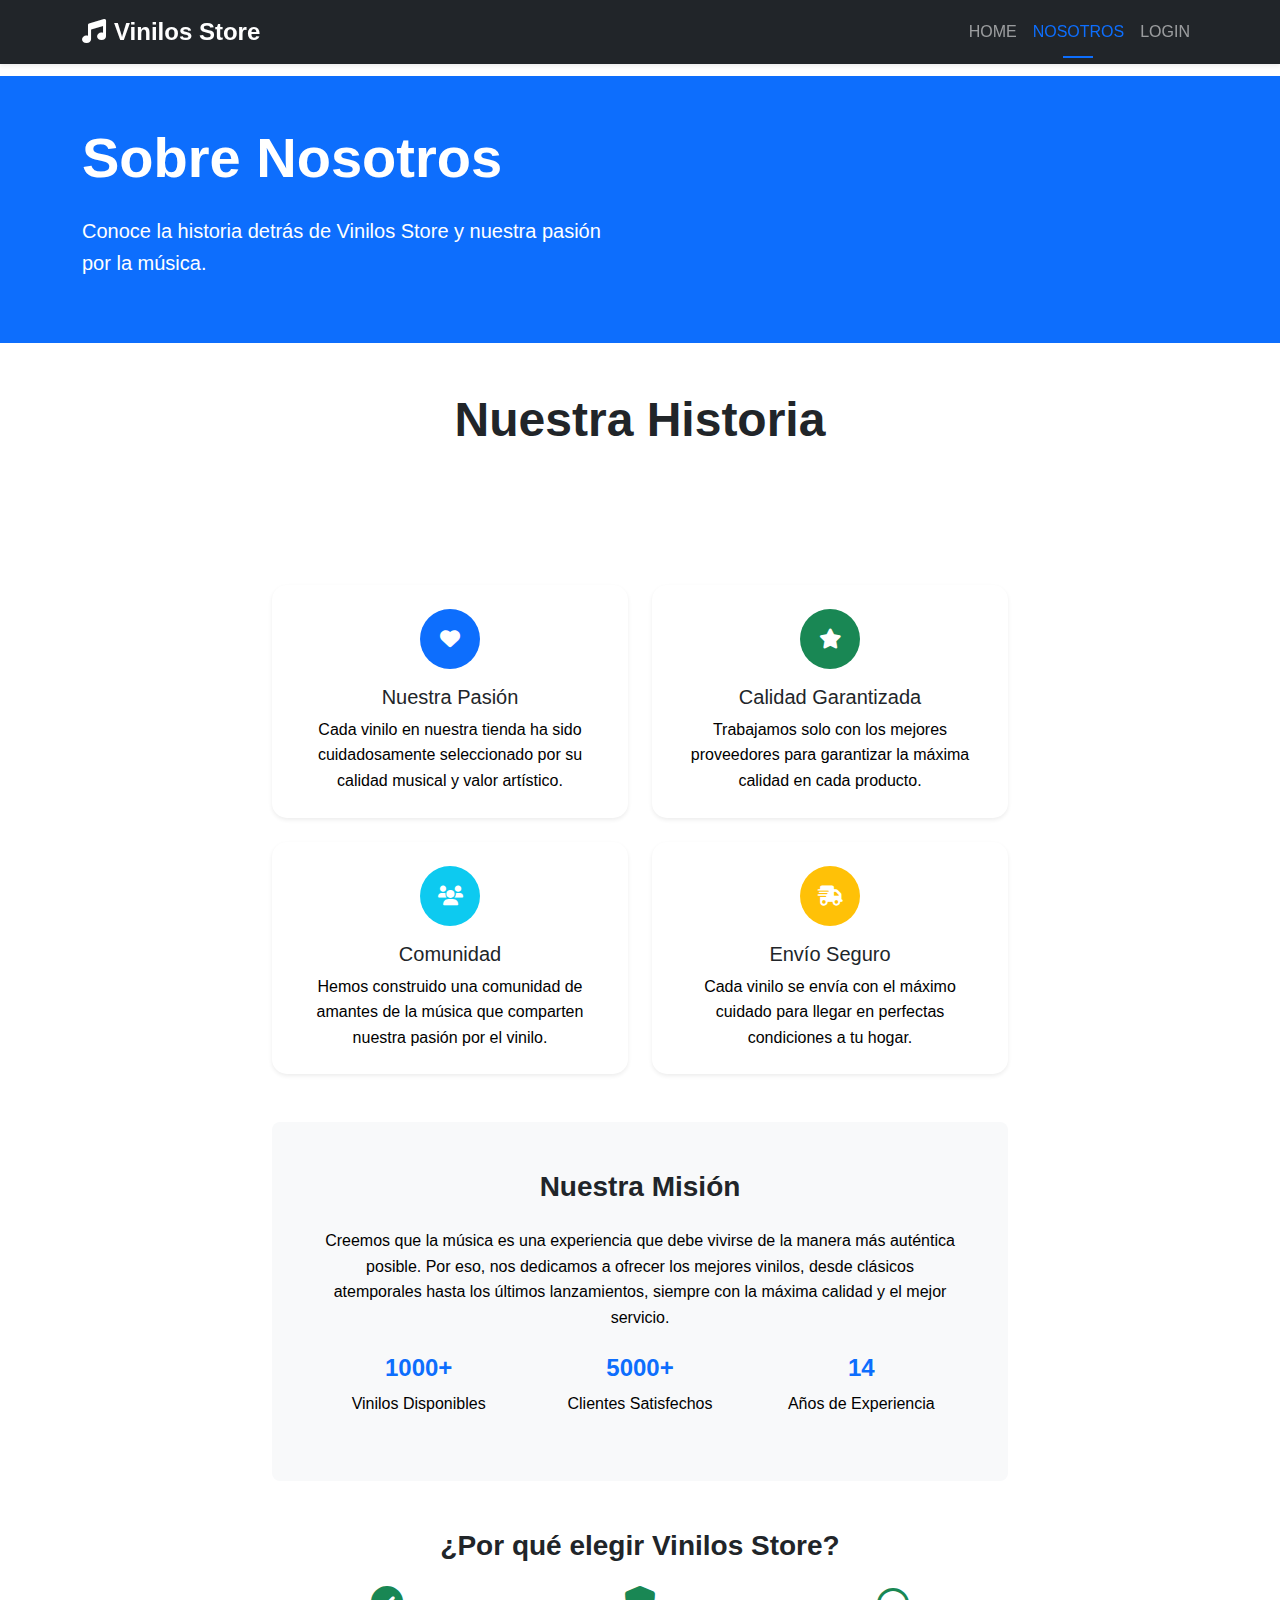
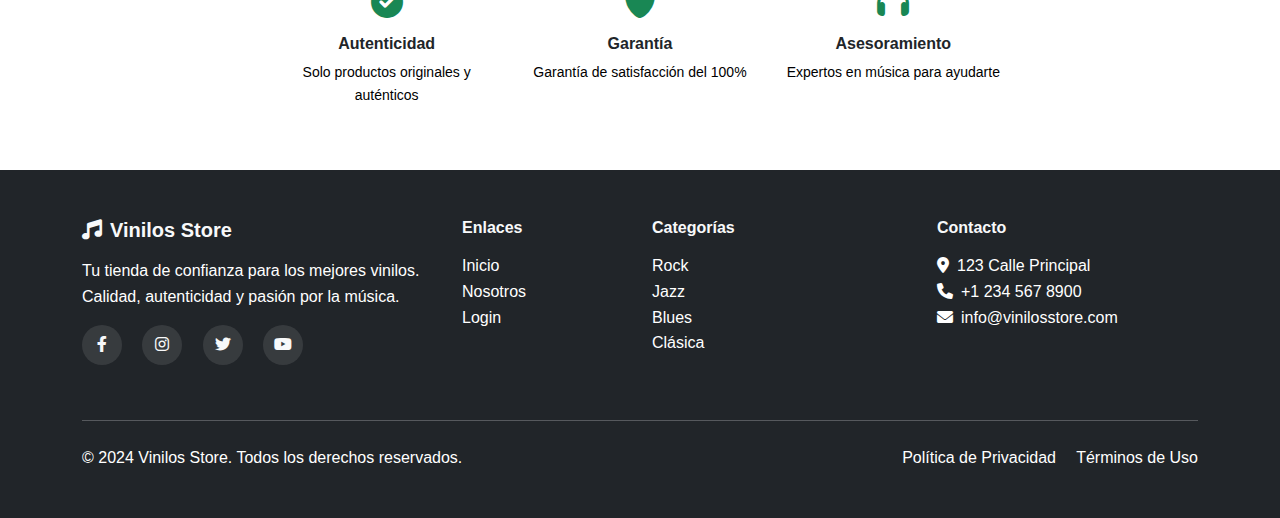
<file: nosotros.html>
<!DOCTYPE html>
<html lang="es">
<head>
    <meta charset="UTF-8">
    <meta name="viewport" content="width=device-width, initial-scale=1.0">
    <title>Vinilos Store - Nosotros</title>
    <link href="https://cdn.jsdelivr.net/npm/bootstrap@5.3.0/dist/css/bootstrap.min.css" rel="stylesheet">
    <link href="https://cdnjs.cloudflare.com/ajax/libs/font-awesome/6.0.0/css/all.min.css" rel="stylesheet">
    <link rel="stylesheet" href="css/style.css">
</head>
<body>
    <nav class="navbar navbar-expand-lg navbar-dark bg-dark fixed-top">
        <div class="container">
            <a class="navbar-brand fw-bold" href="index.html">
                <i class="fas fa-music me-2"></i>Vinilos Store
            </a>
            <button class="navbar-toggler" type="button" data-bs-toggle="collapse" data-bs-target="#navbarNav">
                <span class="navbar-toggler-icon"></span>
            </button>
            <div class="collapse navbar-collapse" id="navbarNav">
                <ul class="navbar-nav ms-auto">
                    <li class="nav-item">
                        <a class="nav-link" href="index.html">HOME</a>
                    </li>
                    <li class="nav-item">
                        <a class="nav-link active" href="nosotros.html">NOSOTROS</a>
                    </li>
                    <li class="nav-item">
                        <a class="nav-link" href="login.html">LOGIN</a>
                    </li>
                    <li class="nav-item" id="userMenu" style="display: none;">
                        <div class="dropdown">
                            <a class="nav-link dropdown-toggle" href="#" role="button" data-bs-toggle="dropdown">
                                <i class="fas fa-user me-1"></i><span id="userName">Usuario</span>
                            </a>
                            <ul class="dropdown-menu">
                                <li><a class="dropdown-item" href="#" onclick="showUserInfo()">
                                    <i class="fas fa-info-circle me-2"></i>Mi Perfil
                                </a></li>
                                <li><a class="dropdown-item" href="#" onclick="logout()">
                                    <i class="fas fa-sign-out-alt me-2"></i>Cerrar Sesión
                                </a></li>
                            </ul>
                        </div>
                    </li>
                </ul>
            </div>
        </div>
    </nav>

    <section class="hero-section bg-primary text-white py-5" style="margin-top: 76px;">
        <div class="container">
            <div class="row align-items-center">
                <div class="col-lg-6">
                    <h1 class="display-4 fw-bold mb-4">Sobre Nosotros</h1>
                    <p class="lead">Conoce la historia detrás de Vinilos Store y nuestra pasión por la música.</p>
                </div>
            </div>
        </div>
    </section>

    <section class="py-5">
        <div class="container">
            <div class="row">
                <div class="col-lg-8 mx-auto">
                    <div class="text-center mb-5">
                        <h2 class="display-5 fw-bold mb-4">Nuestra Historia</h2>
                        <p class="lead text-muted">Desde 2010, hemos sido apasionados coleccionistas y amantes de la música, dedicados a compartir la magia del vinilo con el mundo.</p>
                    </div>

                    <div class="row g-4 mb-5">
                        <div class="col-md-6">
                            <div class="card h-100 border-0 shadow-sm">
                                <div class="card-body text-center p-4">
                                    <div class="bg-primary text-white rounded-circle d-inline-flex align-items-center justify-content-center mb-3" style="width: 60px; height: 60px;">
                                        <i class="fas fa-heart fa-lg"></i>
                                    </div>
                                    <h5 class="card-title">Nuestra Pasión</h5>
                                    <p class="card-text text-muted-us">Cada vinilo en nuestra tienda ha sido cuidadosamente seleccionado por su calidad musical y valor artístico.</p>
                                </div>
                            </div>
                        </div>
                        <div class="col-md-6">
                            <div class="card h-100 border-0 shadow-sm">
                                <div class="card-body text-center p-4">
                                    <div class="bg-success text-white rounded-circle d-inline-flex align-items-center justify-content-center mb-3" style="width: 60px; height: 60px;">
                                        <i class="fas fa-star fa-lg"></i>
                                    </div>
                                    <h5 class="card-title">Calidad Garantizada</h5>
                                    <p class="card-text text-muted-us">Trabajamos solo con los mejores proveedores para garantizar la máxima calidad en cada producto.</p>
                                </div>
                            </div>
                        </div>
                        <div class="col-md-6">
                            <div class="card h-100 border-0 shadow-sm">
                                <div class="card-body text-center p-4">
                                    <div class="bg-info text-white rounded-circle d-inline-flex align-items-center justify-content-center mb-3" style="width: 60px; height: 60px;">
                                        <i class="fas fa-users fa-lg"></i>
                                    </div>
                                    <h5 class="card-title">Comunidad</h5>
                                    <p class="card-text text-muted-us">Hemos construido una comunidad de amantes de la música que comparten nuestra pasión por el vinilo.</p>
                                </div>
                            </div>
                        </div>
                        <div class="col-md-6">
                            <div class="card h-100 border-0 shadow-sm">
                                <div class="card-body text-center p-4">
                                    <div class="bg-warning text-white rounded-circle d-inline-flex align-items-center justify-content-center mb-3" style="width: 60px; height: 60px;">
                                        <i class="fas fa-shipping-fast fa-lg"></i>
                                    </div>
                                    <h5 class="card-title">Envío Seguro</h5>
                                    <p class="card-text text-muted-us">Cada vinilo se envía con el máximo cuidado para llegar en perfectas condiciones a tu hogar.</p>
                                </div>
                            </div>
                        </div>
                    </div>

                    <div class="bg-light rounded-3 p-5 mb-5">
                        <h3 class="fw-bold mb-4 text-center">Nuestra Misión</h3>
                        <p class="text-muted-us text-center mb-4">Creemos que la música es una experiencia que debe vivirse de la manera más auténtica posible. Por eso, nos dedicamos a ofrecer los mejores vinilos, desde clásicos atemporales hasta los últimos lanzamientos, siempre con la máxima calidad y el mejor servicio.</p>
                        <div class="row text-center">
                            <div class="col-md-4">
                                <h4 class="text-primary fw-bold">1000+</h4>
                                <p class="text-muted-us">Vinilos Disponibles</p>
                            </div>
                            <div class="col-md-4">
                                <h4 class="text-primary fw-bold">5000+</h4>
                                <p class="text-muted-us">Clientes Satisfechos</p>
                            </div>
                            <div class="col-md-4">
                                <h4 class="text-primary fw-bold">14</h4>
                                <p class="text-muted-us">Años de Experiencia</p>
                            </div>
                        </div>
                    </div>

                    <div class="text-center">
                        <h3 class="fw-bold mb-4">¿Por qué elegir Vinilos Store?</h3>
                        <div class="row g-4">
                            <div class="col-md-4">
                                <div class="d-flex flex-column align-items-center">
                                    <i class="fas fa-check-circle text-success fa-2x mb-3"></i>
                                    <h6 class="fw-bold">Autenticidad</h6>
                                    <p class="text-muted-us small">Solo productos originales y auténticos</p>
                                </div>
                            </div>
                            <div class="col-md-4">
                                <div class="d-flex flex-column align-items-center">
                                    <i class="fas fa-shield-alt text-success fa-2x mb-3"></i>
                                    <h6 class="fw-bold">Garantía</h6>
                                    <p class="text-muted-us small">Garantía de satisfacción del 100%</p>
                                </div>
                            </div>
                            <div class="col-md-4">
                                <div class="d-flex flex-column align-items-center">
                                    <i class="fas fa-headphones text-success fa-2x mb-3"></i>
                                    <h6 class="fw-bold">Asesoramiento</h6>
                                    <p class="text-muted-us small">Expertos en música para ayudarte</p>
                                </div>
                            </div>
                        </div>
                    </div>
                </div>
            </div>
        </div>
    </section>

    <footer class="bg-dark text-light py-5">
        <div class="container">
            <div class="row">
                <div class="col-lg-4 mb-4">
                    <h5 class="fw-bold mb-3">
                        <i class="fas fa-music me-2"></i>Vinilos Store
                    </h5>
                    <p class="text-muted">Tu tienda de confianza para los mejores vinilos. Calidad, autenticidad y pasión por la música.</p>
                    <div class="social-links">
                        <a href="#" class="text-light me-3"><i class="fab fa-facebook-f"></i></a>
                        <a href="#" class="text-light me-3"><i class="fab fa-instagram"></i></a>
                        <a href="#" class="text-light me-3"><i class="fab fa-twitter"></i></a>
                        <a href="#" class="text-light"><i class="fab fa-youtube"></i></a>
                    </div>
                </div>
                <div class="col-lg-2 col-md-6 mb-4">
                    <h6 class="fw-bold mb-3">Enlaces</h6>
                    <ul class="list-unstyled">
                        <li><a href="index.html" class="text-muted text-decoration-none">Inicio</a></li>
                        <li><a href="nosotros.html" class="text-muted text-decoration-none">Nosotros</a></li>
                        <li><a href="login.html" class="text-muted text-decoration-none">Login</a></li>
                    </ul>
                </div>
                <div class="col-lg-3 col-md-6 mb-4">
                    <h6 class="fw-bold mb-3">Categorías</h6>
                    <ul class="list-unstyled">
                        <li><a href="#" class="text-muted text-decoration-none">Rock</a></li>
                        <li><a href="#" class="text-muted text-decoration-none">Jazz</a></li>
                        <li><a href="#" class="text-muted text-decoration-none">Blues</a></li>
                        <li><a href="#" class="text-muted text-decoration-none">Clásica</a></li>
                    </ul>
                </div>
                <div class="col-lg-3 col-md-6 mb-4">
                    <h6 class="fw-bold mb-3">Contacto</h6>
                    <ul class="list-unstyled text-muted">
                        <li><i class="fas fa-map-marker-alt me-2"></i>123 Calle Principal</li>
                        <li><i class="fas fa-phone me-2"></i>+1 234 567 8900</li>
                        <li><i class="fas fa-envelope me-2"></i>info@vinilosstore.com</li>
                    </ul>
                </div>
            </div>
            <hr class="my-4">
            <div class="row align-items-center">
                <div class="col-md-6">
                    <p class="text-muted mb-0">&copy; 2024 Vinilos Store. Todos los derechos reservados.</p>
                </div>
                <div class="col-md-6 text-md-end">
                    <a href="#" class="text-muted text-decoration-none me-3">Política de Privacidad</a>
                    <a href="#" class="text-muted text-decoration-none">Términos de Uso</a>
                </div>
            </div>
        </div>
    </footer>

    <script src="https://cdn.jsdelivr.net/npm/bootstrap@5.3.0/dist/js/bootstrap.bundle.min.js"></script>
    <script src="js/script.js"></script>
</body>
</html>
</file>
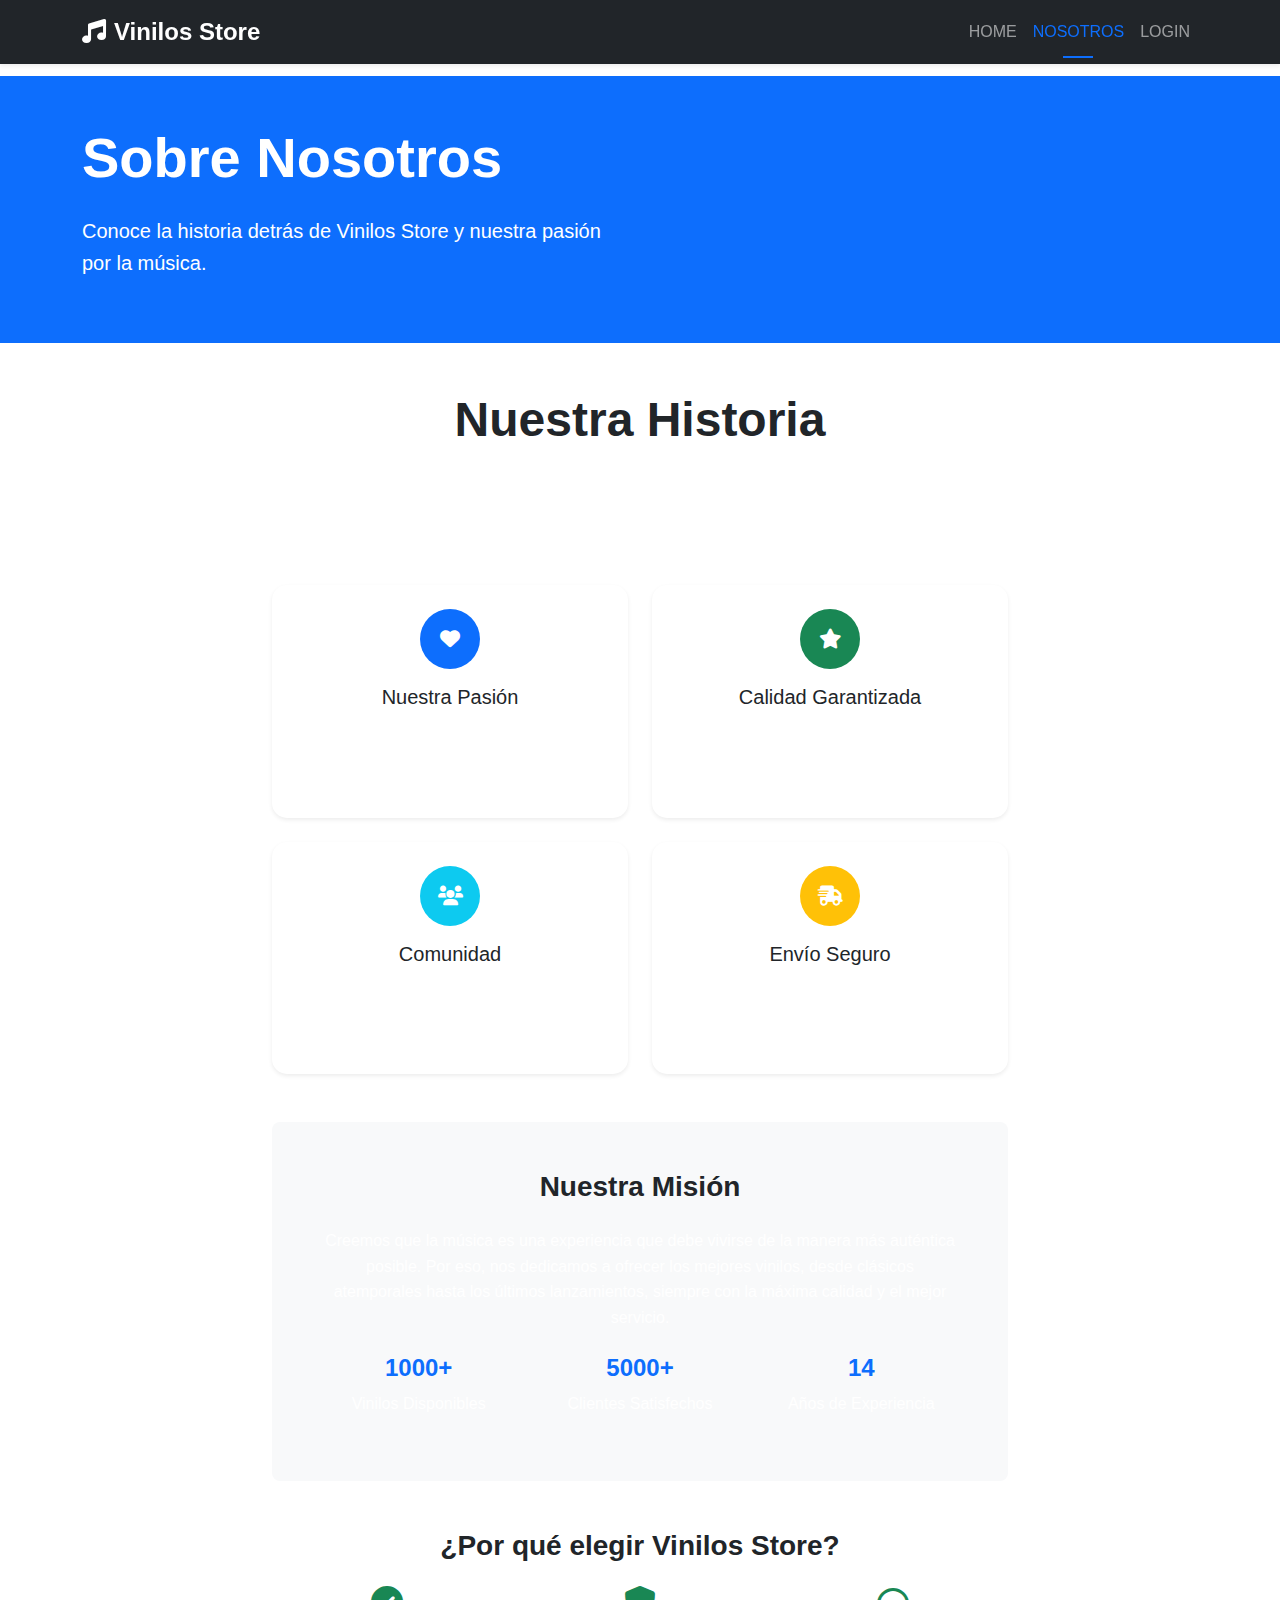
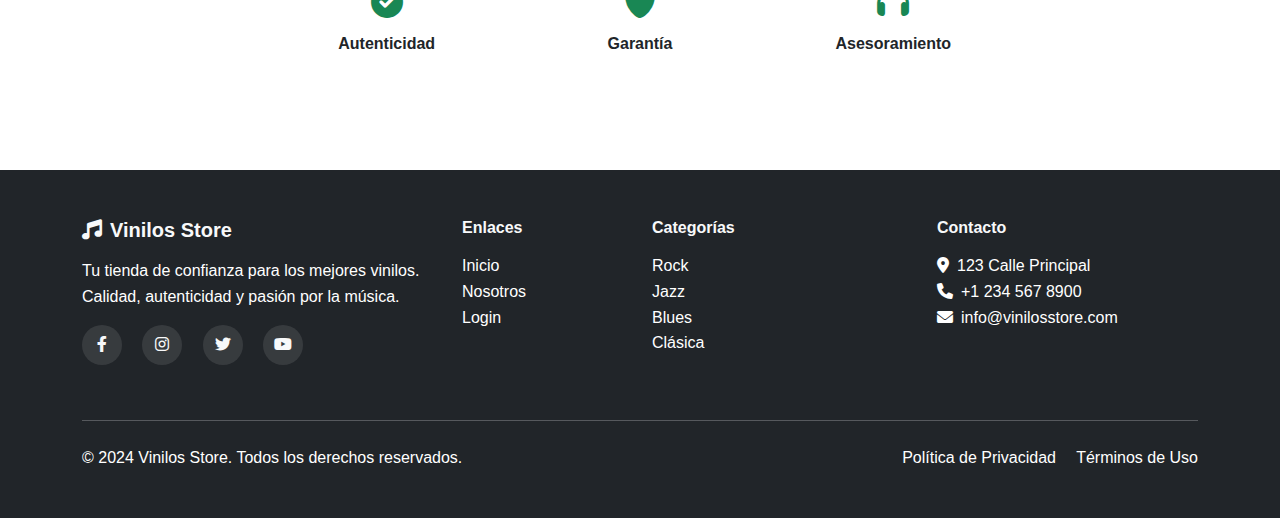
<file: nosotros_clean.html>
<!DOCTYPE html>
<html lang="es">
<head>
    <meta charset="UTF-8">
    <meta name="viewport" content="width=device-width, initial-scale=1.0">
    <title>Vinilos Store - Nosotros</title>
    <link href="https://cdn.jsdelivr.net/npm/bootstrap@5.3.0/dist/css/bootstrap.min.css" rel="stylesheet">
    <link href="https://cdnjs.cloudflare.com/ajax/libs/font-awesome/6.0.0/css/all.min.css" rel="stylesheet">
    <link rel="stylesheet" href="css/style.css">
</head>
<body>
    <nav class="navbar navbar-expand-lg navbar-dark bg-dark fixed-top">
        <div class="container">
            <a class="navbar-brand fw-bold" href="index.html">
                <i class="fas fa-music me-2"></i>Vinilos Store
            </a>
            <button class="navbar-toggler" type="button" data-bs-toggle="collapse" data-bs-target="#navbarNav">
                <span class="navbar-toggler-icon"></span>
            </button>
            <div class="collapse navbar-collapse" id="navbarNav">
                <ul class="navbar-nav ms-auto">
                    <li class="nav-item">
                        <a class="nav-link" href="index.html">HOME</a>
                    </li>
                    <li class="nav-item">
                        <a class="nav-link active" href="nosotros.html">NOSOTROS</a>
                    </li>
                    <li class="nav-item">
                        <a class="nav-link" href="login.html">LOGIN</a>
                    </li>
                    <li class="nav-item" id="userMenu" style="display: none;">
                        <div class="dropdown">
                            <a class="nav-link dropdown-toggle" href="#" role="button" data-bs-toggle="dropdown">
                                <i class="fas fa-user me-1"></i><span id="userName">Usuario</span>
                            </a>
                            <ul class="dropdown-menu">
                                <li><a class="dropdown-item" href="#" onclick="showUserInfo()">
                                    <i class="fas fa-info-circle me-2"></i>Mi Perfil
                                </a></li>
                                <li><a class="dropdown-item" href="#" onclick="logout()">
                                    <i class="fas fa-sign-out-alt me-2"></i>Cerrar Sesión
                                </a></li>
                            </ul>
                        </div>
                    </li>
                </ul>
            </div>
        </div>
    </nav>

    <section class="hero-section bg-primary text-white py-5" style="margin-top: 76px;">
        <div class="container">
            <div class="row align-items-center">
                <div class="col-lg-6">
                    <h1 class="display-4 fw-bold mb-4">Sobre Nosotros</h1>
                    <p class="lead">Conoce la historia detrás de Vinilos Store y nuestra pasión por la música.</p>
                </div>
            </div>
        </div>
    </section>

    <section class="py-5">
        <div class="container">
            <div class="row">
                <div class="col-lg-8 mx-auto">
                    <div class="text-center mb-5">
                        <h2 class="display-5 fw-bold mb-4">Nuestra Historia</h2>
                        <p class="lead text-muted">Desde 2010, hemos sido apasionados coleccionistas y amantes de la música, dedicados a compartir la magia del vinilo con el mundo.</p>
                    </div>

                    <div class="row g-4 mb-5">
                        <div class="col-md-6">
                            <div class="card h-100 border-0 shadow-sm">
                                <div class="card-body text-center p-4">
                                    <div class="bg-primary text-white rounded-circle d-inline-flex align-items-center justify-content-center mb-3" style="width: 60px; height: 60px;">
                                        <i class="fas fa-heart fa-lg"></i>
                                    </div>
                                    <h5 class="card-title">Nuestra Pasión</h5>
                                    <p class="card-text text-muted">Cada vinilo en nuestra tienda ha sido cuidadosamente seleccionado por su calidad musical y valor artístico.</p>
                                </div>
                            </div>
                        </div>
                        <div class="col-md-6">
                            <div class="card h-100 border-0 shadow-sm">
                                <div class="card-body text-center p-4">
                                    <div class="bg-success text-white rounded-circle d-inline-flex align-items-center justify-content-center mb-3" style="width: 60px; height: 60px;">
                                        <i class="fas fa-star fa-lg"></i>
                                    </div>
                                    <h5 class="card-title">Calidad Garantizada</h5>
                                    <p class="card-text text-muted">Trabajamos solo con los mejores proveedores para garantizar la máxima calidad en cada producto.</p>
                                </div>
                            </div>
                        </div>
                        <div class="col-md-6">
                            <div class="card h-100 border-0 shadow-sm">
                                <div class="card-body text-center p-4">
                                    <div class="bg-info text-white rounded-circle d-inline-flex align-items-center justify-content-center mb-3" style="width: 60px; height: 60px;">
                                        <i class="fas fa-users fa-lg"></i>
                                    </div>
                                    <h5 class="card-title">Comunidad</h5>
                                    <p class="card-text text-muted">Hemos construido una comunidad de amantes de la música que comparten nuestra pasión por el vinilo.</p>
                                </div>
                            </div>
                        </div>
                        <div class="col-md-6">
                            <div class="card h-100 border-0 shadow-sm">
                                <div class="card-body text-center p-4">
                                    <div class="bg-warning text-white rounded-circle d-inline-flex align-items-center justify-content-center mb-3" style="width: 60px; height: 60px;">
                                        <i class="fas fa-shipping-fast fa-lg"></i>
                                    </div>
                                    <h5 class="card-title">Envío Seguro</h5>
                                    <p class="card-text text-muted">Cada vinilo se envía con el máximo cuidado para llegar en perfectas condiciones a tu hogar.</p>
                                </div>
                            </div>
                        </div>
                    </div>

                    <div class="bg-light rounded-3 p-5 mb-5">
                        <h3 class="fw-bold mb-4 text-center">Nuestra Misión</h3>
                        <p class="text-muted text-center mb-4">Creemos que la música es una experiencia que debe vivirse de la manera más auténtica posible. Por eso, nos dedicamos a ofrecer los mejores vinilos, desde clásicos atemporales hasta los últimos lanzamientos, siempre con la máxima calidad y el mejor servicio.</p>
                        <div class="row text-center">
                            <div class="col-md-4">
                                <h4 class="text-primary fw-bold">1000+</h4>
                                <p class="text-muted">Vinilos Disponibles</p>
                            </div>
                            <div class="col-md-4">
                                <h4 class="text-primary fw-bold">5000+</h4>
                                <p class="text-muted">Clientes Satisfechos</p>
                            </div>
                            <div class="col-md-4">
                                <h4 class="text-primary fw-bold">14</h4>
                                <p class="text-muted">Años de Experiencia</p>
                            </div>
                        </div>
                    </div>

                    <div class="text-center">
                        <h3 class="fw-bold mb-4">¿Por qué elegir Vinilos Store?</h3>
                        <div class="row g-4">
                            <div class="col-md-4">
                                <div class="d-flex flex-column align-items-center">
                                    <i class="fas fa-check-circle text-success fa-2x mb-3"></i>
                                    <h6 class="fw-bold">Autenticidad</h6>
                                    <p class="text-muted small">Solo productos originales y auténticos</p>
                                </div>
                            </div>
                            <div class="col-md-4">
                                <div class="d-flex flex-column align-items-center">
                                    <i class="fas fa-shield-alt text-success fa-2x mb-3"></i>
                                    <h6 class="fw-bold">Garantía</h6>
                                    <p class="text-muted small">Garantía de satisfacción del 100%</p>
                                </div>
                            </div>
                            <div class="col-md-4">
                                <div class="d-flex flex-column align-items-center">
                                    <i class="fas fa-headphones text-success fa-2x mb-3"></i>
                                    <h6 class="fw-bold">Asesoramiento</h6>
                                    <p class="text-muted small">Expertos en música para ayudarte</p>
                                </div>
                            </div>
                        </div>
                    </div>
                </div>
            </div>
        </div>
    </section>

    <footer class="bg-dark text-light py-5">
        <div class="container">
            <div class="row">
                <div class="col-lg-4 mb-4">
                    <h5 class="fw-bold mb-3">
                        <i class="fas fa-music me-2"></i>Vinilos Store
                    </h5>
                    <p class="text-muted">Tu tienda de confianza para los mejores vinilos. Calidad, autenticidad y pasión por la música.</p>
                    <div class="social-links">
                        <a href="#" class="text-light me-3"><i class="fab fa-facebook-f"></i></a>
                        <a href="#" class="text-light me-3"><i class="fab fa-instagram"></i></a>
                        <a href="#" class="text-light me-3"><i class="fab fa-twitter"></i></a>
                        <a href="#" class="text-light"><i class="fab fa-youtube"></i></a>
                    </div>
                </div>
                <div class="col-lg-2 col-md-6 mb-4">
                    <h6 class="fw-bold mb-3">Enlaces</h6>
                    <ul class="list-unstyled">
                        <li><a href="index.html" class="text-muted text-decoration-none">Inicio</a></li>
                        <li><a href="nosotros.html" class="text-muted text-decoration-none">Nosotros</a></li>
                        <li><a href="login.html" class="text-muted text-decoration-none">Login</a></li>
                    </ul>
                </div>
                <div class="col-lg-3 col-md-6 mb-4">
                    <h6 class="fw-bold mb-3">Categorías</h6>
                    <ul class="list-unstyled">
                        <li><a href="#" class="text-muted text-decoration-none">Rock</a></li>
                        <li><a href="#" class="text-muted text-decoration-none">Jazz</a></li>
                        <li><a href="#" class="text-muted text-decoration-none">Blues</a></li>
                        <li><a href="#" class="text-muted text-decoration-none">Clásica</a></li>
                    </ul>
                </div>
                <div class="col-lg-3 col-md-6 mb-4">
                    <h6 class="fw-bold mb-3">Contacto</h6>
                    <ul class="list-unstyled text-muted">
                        <li><i class="fas fa-map-marker-alt me-2"></i>123 Calle Principal</li>
                        <li><i class="fas fa-phone me-2"></i>+1 234 567 8900</li>
                        <li><i class="fas fa-envelope me-2"></i>info@vinilosstore.com</li>
                    </ul>
                </div>
            </div>
            <hr class="my-4">
            <div class="row align-items-center">
                <div class="col-md-6">
                    <p class="text-muted mb-0">&copy; 2024 Vinilos Store. Todos los derechos reservados.</p>
                </div>
                <div class="col-md-6 text-md-end">
                    <a href="#" class="text-muted text-decoration-none me-3">Política de Privacidad</a>
                    <a href="#" class="text-muted text-decoration-none">Términos de Uso</a>
                </div>
            </div>
        </div>
    </footer>

    <script src="https://cdn.jsdelivr.net/npm/bootstrap@5.3.0/dist/js/bootstrap.bundle.min.js"></script>
    <script src="js/script.js"></script>
</body>
</html>
</file>
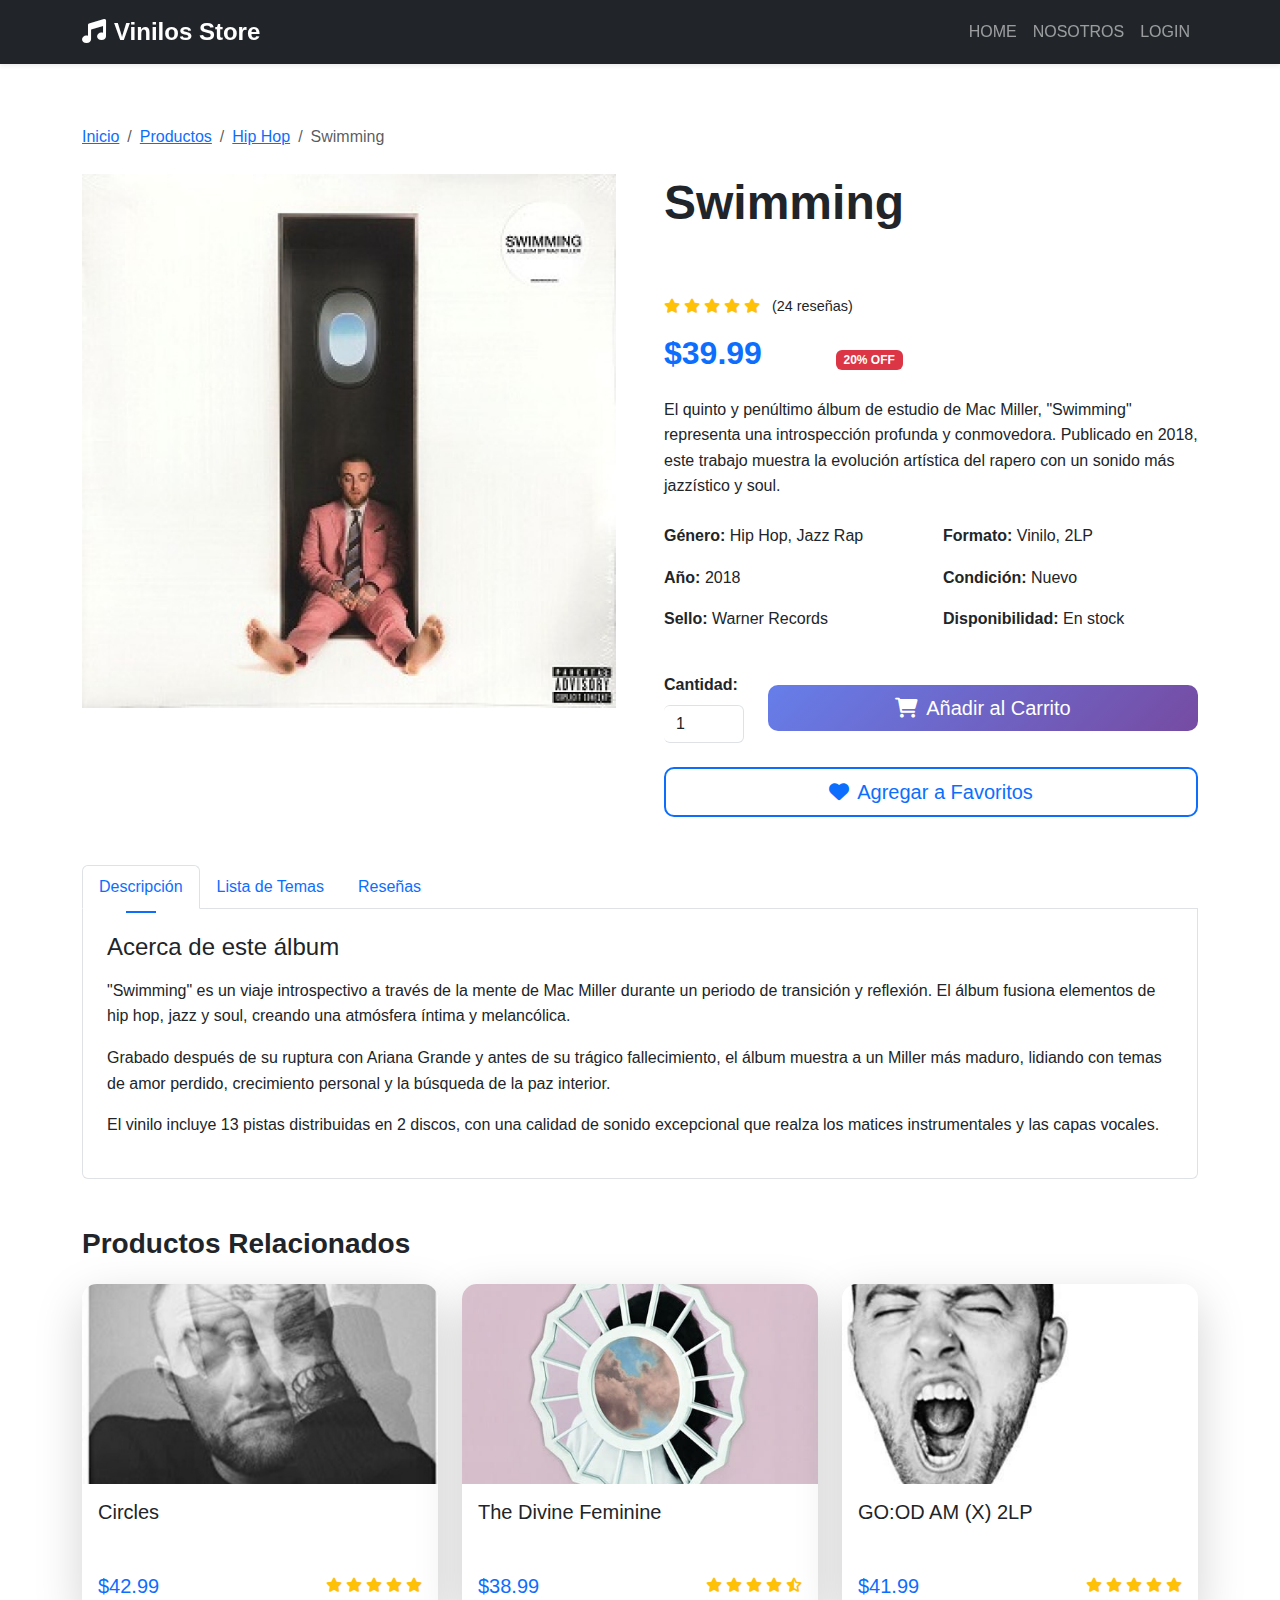
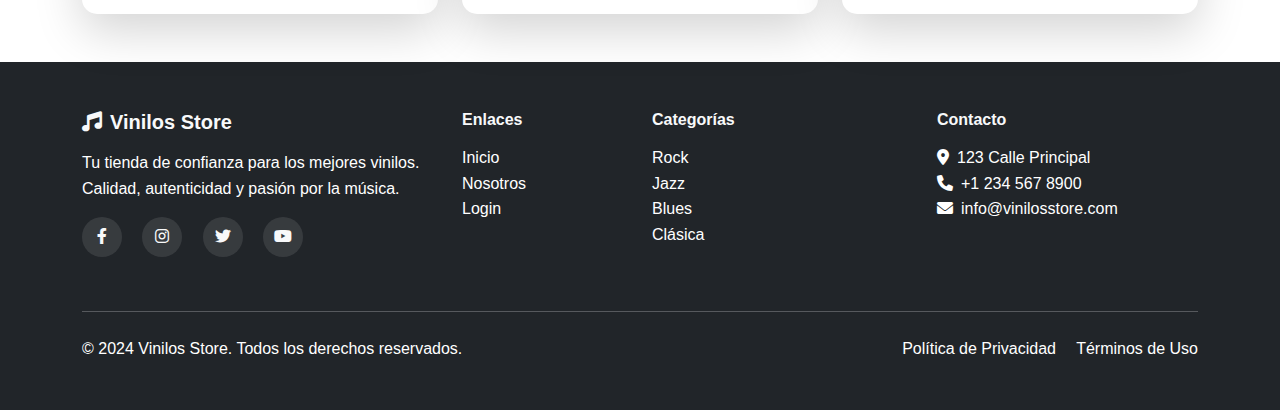
<file: vinilo1.html>
<!DOCTYPE html>
<html lang="es">
<head>
    <meta charset="UTF-8">
    <meta name="viewport" content="width=device-width, initial-scale=1.0">
    <title>Vinilos Store - Swimming - Mac Miller</title>
    <link href="https://cdn.jsdelivr.net/npm/bootstrap@5.3.0/dist/css/bootstrap.min.css" rel="stylesheet">
    <link href="https://cdnjs.cloudflare.com/ajax/libs/font-awesome/6.0.0/css/all.min.css" rel="stylesheet">
    <link rel="stylesheet" href="css/style.css">
</head>
<body>
    <nav class="navbar navbar-expand-lg navbar-dark bg-dark fixed-top">
        <div class="container">
            <a class="navbar-brand fw-bold" href="index.html">
                <i class="fas fa-music me-2"></i>Vinilos Store
            </a>
            <button class="navbar-toggler" type="button" data-bs-toggle="collapse" data-bs-target="#navbarNav">
                <span class="navbar-toggler-icon"></span>
            </button>
            <div class="collapse navbar-collapse" id="navbarNav">
                <ul class="navbar-nav ms-auto">
                    <li class="nav-item">
                        <a class="nav-link" href="index.html">HOME</a>
                    </li>
                    <li class="nav-item">
                        <a class="nav-link" href="nosotros.html">NOSOTROS</a>
                    </li>
                    <li class="nav-item">
                        <a class="nav-link" href="login.html">LOGIN</a>
                    </li>
                    <li class="nav-item" id="userMenu" style="display: none;">
                        <div class="dropdown">
                            <a class="nav-link dropdown-toggle" href="#" role="button" data-bs-toggle="dropdown">
                                <i class="fas fa-user me-1"></i><span id="userName">Usuario</span>
                            </a>
                            <ul class="dropdown-menu">
                                <li><a class="dropdown-item" href="#" onclick="showUserInfo()">
                                    <i class="fas fa-info-circle me-2"></i>Mi Perfil
                                </a></li>
                                <li><a class="dropdown-item" href="#" onclick="logout()">
                                    <i class="fas fa-sign-out-alt me-2"></i>Cerrar Sesión
                                </a></li>
                            </ul>
                        </div>
                    </li>
                </ul>
            </div>
        </div>
    </nav>

    <section class="product-detail-section py-5" style="margin-top: 76px;">
        <div class="container">
            <nav aria-label="breadcrumb" class="mb-4">
                <ol class="breadcrumb">
                    <li class="breadcrumb-item"><a href="index.html">Inicio</a></li>
                    <li class="breadcrumb-item"><a href="index.html#productos">Productos</a></li>
                    <li class="breadcrumb-item"><a href="#">Hip Hop</a></li>
                    <li class="breadcrumb-item active" aria-current="page">Swimming</li>
                </ol>
            </nav>

            <div class="row g-5">
                <div class="col-lg-6">
                    <div class="product-image-container mb-4">
                        <div class="main-image mb-4 text-center">
                            <img src="images/swimming.jpg" alt="Swimming" class="img-fluid">
                        </div>
                    </div>
                </div>

                <div class="col-lg-6">
                    <div class="product-info">
                        <h1 class="display-5 fw-bold mb-3">Swimming</h1>
                        <p class="text-muted lead mb-3">Mac Miller</p>
                        
                        <div class="rating mb-3">
                            <i class="fas fa-star text-warning"></i>
                            <i class="fas fa-star text-warning"></i>
                            <i class="fas fa-star text-warning"></i>
                            <i class="fas fa-star text-warning"></i>
                            <i class="fas fa-star text-warning"></i>
                            <span class="ms-2">(24 reseñas)</span>
                        </div>
                        
                        <div class="price-section mb-4">
                            <span class="h2 text-primary fw-bold">$39.99</span>
                            <span class="text-muted text-decoration-line-through ms-2">$49.99</span>
                            <span class="badge bg-danger ms-2">20% OFF</span>
                        </div>
                        
                        <p class="mb-4">El quinto y penúltimo álbum de estudio de Mac Miller, "Swimming" representa una introspección profunda y conmovedora. Publicado en 2018, este trabajo muestra la evolución artística del rapero con un sonido más jazzístico y soul.</p>
                        
                        <div class="product-meta mb-4">
                            <div class="row">
                                <div class="col-md-6">
                                    <p><strong>Género:</strong> Hip Hop, Jazz Rap</p>
                                    <p><strong>Año:</strong> 2018</p>
                                    <p><strong>Sello:</strong> Warner Records</p>
                                </div>
                                <div class="col-md-6">
                                    <p><strong>Formato:</strong> Vinilo, 2LP</p>
                                    <p><strong>Condición:</strong> Nuevo</p>
                                    <p><strong>Disponibilidad:</strong> En stock</p>
                                </div>
                            </div>
                        </div>
                        
                        <div class="d-flex align-items-center mb-4">
                            <div class="me-4">
                                <label for="quantity" class="form-label fw-bold">Cantidad:</label>
                                <input type="number" class="form-control" id="quantity" value="1" min="1" style="width: 80px;">
                            </div>
                            <button class="btn btn-primary btn-lg flex-grow-1" onclick="addToCartDetail()">
                                <i class="fas fa-shopping-cart me-2"></i>Añadir al Carrito
                            </button>
                        </div>
                        
                        <div class="d-grid">
                            <button class="btn btn-outline-primary btn-lg">
                                <i class="fas fa-heart me-2"></i>Agregar a Favoritos
                            </button>
                        </div>
                    </div>
                </div>
            </div>

            <div class="row mt-5">
                <div class="col-12">
                    <ul class="nav nav-tabs" id="productTabs" role="tablist">
                        <li class="nav-item" role="presentation">
                            <button class="nav-link active" id="description-tab" data-bs-toggle="tab" data-bs-target="#description" type="button" role="tab">Descripción</button>
                        </li>
                        <li class="nav-item" role="presentation">
                            <button class="nav-link" id="tracklist-tab" data-bs-toggle="tab" data-bs-target="#tracklist" type="button" role="tab">Lista de Temas</button>
                        </li>
                        <li class="nav-item" role="presentation">
                            <button class="nav-link" id="reviews-tab" data-bs-toggle="tab" data-bs-target="#reviews" type="button" role="tab">Reseñas</button>
                        </li>
                    </ul>
                    
                    <div class="tab-content p-4 border border-top-0 rounded-bottom" id="productTabsContent">
                        <div class="tab-pane fade show active" id="description" role="tabpanel">
                            <h4 class="mb-3">Acerca de este álbum</h4>
                            <p>"Swimming" es un viaje introspectivo a través de la mente de Mac Miller durante un periodo de transición y reflexión. El álbum fusiona elementos de hip hop, jazz y soul, creando una atmósfera íntima y melancólica.</p>
                            <p>Grabado después de su ruptura con Ariana Grande y antes de su trágico fallecimiento, el álbum muestra a un Miller más maduro, lidiando con temas de amor perdido, crecimiento personal y la búsqueda de la paz interior.</p>
                            <p>El vinilo incluye 13 pistas distribuidas en 2 discos, con una calidad de sonido excepcional que realza los matices instrumentales y las capas vocales.</p>
                        </div>
                        
                        <div class="tab-pane fade" id="tracklist" role="tabpanel">
                            <h4 class="mb-3">Lista de Temas</h4>
                            <div class="row">
                                <div class="col-md-6">
                                    <p class="fw-bold">Lado A</p>
                                    <ol>
                                        <li>Come Back to Earth (2:41)</li>
                                        <li>Hurt Feelings (4:05)</li>
                                        <li>What's the Use? (4:48)</li>
                                        <li>Perfecto (3:35)</li>
                                    </ol>
                                </div>
                                <div class="col-md-6">
                                    <p class="fw-bold">Lado B</p>
                                    <ol start="5">
                                        <li>Self Care (5:45)</li>
                                        <li>Wings (4:10)</li>
                                        <li>Ladders (4:47)</li>
                                        <li>Small Worlds (4:31)</li>
                                    </ol>
                                </div>
                            </div>
                            <div class="row mt-4">
                                <div class="col-md-6">
                                    <p class="fw-bold">Lado C</p>
                                    <ol start="9">
                                        <li>Conversation Pt. 1 (3:30)</li>
                                        <li>Dunno (3:57)</li>
                                        <li>Jet Fuel (5:45)</li>
                                    </ol>
                                </div>
                                <div class="col-md-6">
                                    <p class="fw-bold">Lado D</p>
                                    <ol start="12">
                                        <li>2009 (5:47)</li>
                                        <li>So It Goes (5:12)</li>
                                    </ol>
                                </div>
                            </div>
                        </div>
                        
                        <div class="tab-pane fade" id="reviews" role="tabpanel">
                            <h4 class="mb-4">Reseñas de Clientes</h4>
                            <div class="d-flex align-items-center mb-4">
                                <div class="me-3">
                                    <span class="display-4 fw-bold text-primary">4.8</span>
                                    <span class="text-muted">/5</span>
                                </div>
                                <div>
                                    <div class="rating mb-1">
                                        <i class="fas fa-star text-warning"></i>
                                        <i class="fas fa-star text-warning"></i>
                                        <i class="fas fa-star text-warning"></i>
                                        <i class="fas fa-star text-warning"></i>
                                        <i class="fas fa-star text-warning"></i>
                                    </div>
                                    <p class="text-muted mb-0">Basado en 24 reseñas</p>
                                </div>
                            </div>
                            
                            <div class="review-list">
                                <div class="review-item border-bottom pb-4 mb-4">
                                    <div class="d-flex justify-content-between align-items-center mb-2">
                                        <h5 class="mb-0">Carlos M.</h5>
                                        <small class="text-muted">Hace 2 semanas</small>
                                    </div>
                                    <div class="rating mb-2">
                                        <i class="fas fa-star text-warning"></i>
                                        <i class="fas fa-star text-warning"></i>
                                        <i class="fas fa-star text-warning"></i>
                                        <i class="fas fa-star text-warning"></i>
                                        <i class="fas fa-star text-warning"></i>
                                    </div>
                                    <p class="mb-0">La calidad de sonido es excepcional. Se nota la diferencia con la versión digital. El empaque llegó en perfectas condiciones.</p>
                                </div>
                                
                                <div class="review-item border-bottom pb-4 mb-4">
                                    <div class="d-flex justify-content-between align-items-center mb-2">
                                        <h5 class="mb-0">Ana L.</h5>
                                        <small class="text-muted">Hace 1 mes</small>
                                    </div>
                                    <div class="rating mb-2">
                                        <i class="fas fa-star text-warning"></i>
                                        <i class="fas fa-star text-warning"></i>
                                        <i class="fas fa-star text-warning"></i>
                                        <i class="fas fa-star text-warning"></i>
                                        <i class="fas fa-star text-warning"></i>
                                    </div>
                                    <p class="mb-0">Una obra maestra en formato vinilo. La textura y profundidad del sonido hacen justicia a la complejidad musical de este álbum.</p>
                                </div>
                                
                                <div class="text-center">
                                    <button class="btn btn-outline-primary">Ver todas las reseñas</button>
                                </div>
                            </div>
                        </div>
                    </div>
                </div>
            </div>

            <div class="related-products mt-5">
                <h3 class="fw-bold mb-4">Productos Relacionados</h3>
                <div class="row g-4">
                    <div class="col-md-4">
                        <div class="card product-card h-100">
                            <div class="product-image" id="related-product-1">
                                <img src="images/circles.jpg" alt="Circles Album Cover" class="img-fluid" style="height: 200px; object-fit: cover; width: 100%;">
                                <div class="product-overlay">
                                    <button class="btn btn-light btn-sm" onclick="location.href='vinilo2.html'">
                                        <i class="fas fa-shopping-cart me-1"></i>Agregar
                                    </button>
                                </div>
                            </div>
                            <div class="card-body d-flex flex-column">
                                <h5 class="card-title">Circles</h5>
                                <p class="card-text text-muted">Mac Miller - Hip Hop</p>
                                <div class="mt-auto">
                                    <div class="d-flex justify-content-between align-items-center">
                                        <span class="h5 text-primary mb-0">$42.99</span>
                                        <div class="rating">
                                            <i class="fas fa-star text-warning"></i>
                                            <i class="fas fa-star text-warning"></i>
                                            <i class="fas fa-star text-warning"></i>
                                            <i class="fas fa-star text-warning"></i>
                                            <i class="fas fa-star text-warning"></i>
                                        </div>
                                    </div>
                                </div>
                            </div>
                        </div>
                    </div>
                    
                    <div class="col-md-4">
                        <div class="card product-card h-100">
                            <div class="product-image" id="related-product-2">
                                <img src="images/the-divine-feminine.jpg" alt="The Divine Feminine Album Cover" class="img-fluid" style="height: 200px; object-fit: cover; width: 100%;">
                                <div class="product-overlay">
                                    <button class="btn btn-light btn-sm" onclick="location.href='vinilo3.html'">
                                        <i class="fas fa-shopping-cart me-1"></i>Agregar
                                    </button>
                                </div>
                            </div>
                            <div class="card-body d-flex flex-column">
                                <h5 class="card-title">The Divine Feminine</h5>
                                <p class="card-text text-muted">Mac Miller - Hip Hop</p>
                                <div class="mt-auto">
                                    <div class="d-flex justify-content-between align-items-center">
                                        <span class="h5 text-primary mb-0">$38.99</span>
                                        <div class="rating">
                                            <i class="fas fa-star text-warning"></i>
                                            <i class="fas fa-star text-warning"></i>
                                            <i class="fas fa-star text-warning"></i>
                                            <i class="fas fa-star text-warning"></i>
                                            <i class="fas fa-star-half-alt text-warning"></i>
                                        </div>
                                    </div>
                                </div>
                            </div>
                        </div>
                    </div>
                    
                    <div class="col-md-4">
                        <div class="card product-card h-100">
                            <div class="product-image" id="related-product-3">
                                <img src="images/go_od_am.jpg" alt="Good News Album Cover" class="img-fluid" style="height: 200px; object-fit: cover; width: 100%;">
                                <div class="product-overlay">
                                    <button class="btn btn-light btn-sm" onclick="location.href='vinilo4.html'">
                                        <i class="fas fa-shopping-cart me-1"></i>Agregar
                                    </button>
                                </div>
                            </div>
                            <div class="card-body d-flex flex-column">
                                <h5 class="card-title">GO:OD AM (X) 2LP</h5>
                                <p class="card-text text-muted">Mac Miller - Hip Hop</p>
                                <div class="mt-auto">
                                    <div class="d-flex justify-content-between align-items-center">
                                        <span class="h5 text-primary mb-0">$41.99</span>
                                        <div class="rating">
                                            <i class="fas fa-star text-warning"></i>
                                            <i class="fas fa-star text-warning"></i>
                                            <i class="fas fa-star text-warning"></i>
                                            <i class="fas fa-star text-warning"></i>
                                            <i class="fas fa-star text-warning"></i>
                                        </div>
                                    </div>
                                </div>
                            </div>
                        </div>
                    </div>
                </div>
            </div>
    </section>

    <footer class="bg-dark text-light py-5">
        <div class="container">
            <div class="row">
                <div class="col-lg-4 mb-4">
                    <h5 class="fw-bold mb-3">
                        <i class="fas fa-music me-2"></i>Vinilos Store
                    </h5>
                    <p class="text-muted">Tu tienda de confianza para los mejores vinilos. Calidad, autenticidad y pasión por la música.</p>
                    <div class="social-links">
                        <a href="#" class="text-light me-3"><i class="fab fa-facebook-f"></i></a>
                        <a href="#" class="text-light me-3"><i class="fab fa-instagram"></i></a>
                        <a href="#" class="text-light me-3"><i class="fab fa-twitter"></i></a>
                        <a href="#" class="text-light"><i class="fab fa-youtube"></i></a>
                    </div>
                </div>
                <div class="col-lg-2 col-md-6 mb-4">
                    <h6 class="fw-bold mb-3">Enlaces</h6>
                    <ul class="list-unstyled">
                        <li><a href="index.html" class="text-muted text-decoration-none">Inicio</a></li>
                        <li><a href="nosotros.html" class="text-muted text-decoration-none">Nosotros</a></li>
                        <li><a href="login.html" class="text-muted text-decoration-none">Login</a></li>
                    </ul>
                </div>
                <div class="col-lg-3 col-md-6 mb-4">
                    <h6 class="fw-bold mb-3">Categorías</h6>
                    <ul class="list-unstyled">
                        <li><a href="#" class="text-muted text-decoration-none">Rock</a></li>
                        <li><a href="#" class="text-muted text-decoration-none">Jazz</a></li>
                        <li><a href="#" class="text-muted text-decoration-none">Blues</a></li>
                        <li><a href="#" class="text-muted text-decoration-none">Clásica</a></li>
                    </ul>
                </div>
                <div class="col-lg-3 col-md-6 mb-4">
                    <h6 class="fw-bold mb-3">Contacto</h6>
                    <ul class="list-unstyled text-muted">
                        <li><i class="fas fa-map-marker-alt me-2"></i>123 Calle Principal</li>
                        <li><i class="fas fa-phone me-2"></i>+1 234 567 8900</li>
                        <li><i class="fas fa-envelope me-2"></i>info@vinilosstore.com</li>
                    </ul>
                </div>
            </div>
            <hr class="my-4">
            <div class="row align-items-center">
                <div class="col-md-6">
                    <p class="text-muted mb-0">&copy; 2024 Vinilos Store. Todos los derechos reservados.</p>
                </div>
                <div class="col-md-6 text-md-end">
                    <a href="#" class="text-muted text-decoration-none me-3">Política de Privacidad</a>
                    <a href="#" class="text-muted text-decoration-none">Términos de Uso</a>
                </div>
            </div>
        </div>
    </footer>

    <script src="https://cdn.jsdelivr.net/npm/bootstrap@5.3.0/dist/js/bootstrap.bundle.min.js"></script>
    <script src="js/script.js"></script>
    <script>
        // Función específica para la página de detalle
        function addToCartDetail() {
            const productId = 1; // ID del producto actual
            const quantity = parseInt(document.getElementById('quantity').value);
            
            addToCart(productId, quantity);
            
            // Mostrar notificación personalizada
            showToast('¡Producto añadido al carrito!', 'success');
        }
    </script>
</body>
</html>
</file>
<file: css/style.css>
:root {
    --primary-color: #0d6efd;
    --secondary-color: #6c757d;
    --success-color: #198754;
    --danger-color: #dc3545;
    --warning-color: #ffc107;
    --info-color: #0dcaf0;
    --light-color: #f8f9fa;
    --dark-color: #212529;
    --gradient-primary: linear-gradient(135deg, #667eea 0%, #764ba2 100%);
    --gradient-secondary: linear-gradient(135deg, #f093fb 0%, #f5576c 100%);
    --gradient-info: linear-gradient(135deg, #4facfe 0%, #00f2fe 100%);
    --gradient-success: linear-gradient(135deg, #43e97b 0%, #38f9d7 100%);
    --shadow-sm: 0 0.125rem 0.25rem rgba(0, 0, 0, 0.075);
    --shadow: 0 0.5rem 1rem rgba(0, 0, 0, 0.15);
    --shadow-lg: 0 1rem 3rem rgba(0, 0, 0, 0.175);
    --white-color: #fff;
}

* {
    margin: 0;
    padding: 0;
    box-sizing: border-box;
}

body {
    font-family: 'Segoe UI', Tahoma, Geneva, Verdana, sans-serif;
    line-height: 1.6;
    color: var(--dark-color);
    background-color: #fff;
}

.navbar {
    transition: all 0.3s ease;
    box-shadow: var(--shadow-sm);
}

.navbar-brand {
    font-size: 1.5rem;
    font-weight: 700;
}

.nav-link {
    font-weight: 500;
    transition: color 0.3s ease;
    position: relative;
}

.nav-link:hover {
    color: var(--primary-color) !important;
}

.nav-link.active {
    color: var(--primary-color) !important;
}

.nav-link.active::after {
    content: '';
    position: absolute;
    bottom: -5px;
    left: 50%;
    transform: translateX(-50%);
    width: 30px;
    height: 2px;
    background-color: var(--primary-color);
}

.hero-section {
    position: relative;
    overflow: hidden;
}

.carousel-bg {
    min-height: 100vh;
    display: flex;
    align-items: center;
    position: relative;
}

.carousel-bg::before {
    content: '';
    position: absolute;
    top: 0;
    left: 0;
    right: 0;
    bottom: 0;
    background: rgba(0, 0, 0, 0.3);
    z-index: 1;
}

.carousel-bg .container {
    position: relative;
    z-index: 2;
}

.carousel-control-prev,
.carousel-control-next {
    width: 5%;
    z-index: 3;
}

.carousel-indicators {
    z-index: 3;
}

.carousel-indicators button {
    width: 12px;
    height: 12px;
    border-radius: 50%;
    border: 2px solid rgba(255, 255, 255, 0.5);
    background: transparent;
    margin: 0 5px;
    transition: all 0.3s ease;
}

.carousel-indicators button.active {
    background: white;
    border-color: white;
}

.product-card {
    border: none;
    border-radius: 15px;
    overflow: hidden;
    transition: all 0.3s ease;
    box-shadow: var(--shadow-sm);
}

.product-card:hover {
    transform: translateY(-5px);
    box-shadow: var(--shadow-lg);
}

.product-image {
    position: relative;
    overflow: hidden;
}

.product-image img,
.product-image .card-img-top {
    transition: transform 0.3s ease;
    height: 300px;
    object-fit: cover;
}

.product-image .card-img-top {
    display: flex;
    align-items: center;
    justify-content: center;
    border-radius: 15px 15px 0 0;
}

.product-card:hover .product-image img,
.product-card:hover .product-image .card-img-top {
    transform: scale(1.05);
}

.product-overlay {
    position: absolute;
    top: 0;
    left: 0;
    right: 0;
    bottom: 0;
    background: rgba(0, 0, 0, 0.7);
    display: flex;
    align-items: center;
    justify-content: center;
    opacity: 0;
    transition: opacity 0.3s ease;
}

.product-card:hover .product-overlay {
    opacity: 1;
}

.rating {
    font-size: 0.9rem;
}

.login-section {
    background: linear-gradient(135deg, #f8f9fa 0%, #e9ecef 100%);
}

.card {
    border-radius: 15px;
    border: none;
    box-shadow: var(--shadow-lg);
}

.input-group-text {
    background: var(--light-color);
    border-right: none;
    border-color: #dee2e6;
}

.form-control {
    border-left: none;
    border-color: #dee2e6;
    transition: all 0.3s ease;
}

.form-control:focus {
    border-color: var(--primary-color);
    box-shadow: 0 0 0 0.2rem rgba(13, 110, 253, 0.25);
}

.btn {
    border-radius: 10px;
    font-weight: 500;
    transition: all 0.3s ease;
    border: none;
}

.btn-primary {
    background: var(--gradient-primary);
    border: none;
}

.btn-primary:hover {
    background: linear-gradient(135deg, #5a6fd8 0%, #6a4190 100%);
    transform: translateY(-2px);
    box-shadow: var(--shadow);
}

.btn-outline-primary {
    border: 2px solid var(--primary-color);
    color: var(--primary-color);
}

.btn-outline-primary:hover {
    background: var(--primary-color);
    transform: translateY(-2px);
}

footer {
    color: var(--white-color) !important;
    background: var(--dark-color) !important;
}

.social-links a {
    display: inline-block;
    width: 40px;
    height: 40px;
    background: rgba(255, 255, 255, 0.1);
    border-radius: 50%;
    text-align: center;
    line-height: 40px;
    transition: all 0.3s ease;
}

.social-links a:hover {
    background: var(--primary-color);
    transform: translateY(-3px);
}

@keyframes fadeInUp {
    from {
        opacity: 0;
        transform: translateY(30px);
    }
    to {
        opacity: 1;
        transform: translateY(0);
    }
}

.fade-in-up {
    animation: fadeInUp 0.6s ease-out;
}

@media (max-width: 768px) {
    .hero-section .display-4 {
        font-size: 2.5rem;
    }
    
    .hero-section .lead {
        font-size: 1.1rem;
    }
    
    .product-image img {
        height: 200px;
    }
    
    .card-body {
        padding: 1rem;
    }
}

@media (max-width: 576px) {
    .hero-section .display-4 {
        font-size: 2rem;
    }
    
    .hero-section .lead {
        font-size: 1rem;
    }
    
    .btn-lg {
        padding: 0.75rem 1.5rem;
        font-size: 1rem;
    }
}

.text-gradient {
    background: var(--gradient-primary);
    -webkit-background-clip: text;
    -webkit-text-fill-color: transparent;
    background-clip: text;
}

.bg-gradient-primary {
    background: var(--gradient-primary);
}

.bg-gradient-secondary {
    background: var(--gradient-secondary);
}

.bg-gradient-info {
    background: var(--gradient-info);
}

.bg-gradient-success {
    background: var(--gradient-success);
}

.hover-lift {
    transition: transform 0.3s ease;
}

.hover-lift:hover {
    transform: translateY(-5px);
}

.modal-content {
    border-radius: 15px;
    border: none;
    box-shadow: var(--shadow-lg);
}

.modal-header {
    border-bottom: 1px solid #e9ecef;
    border-radius: 15px 15px 0 0;
}

.modal-footer {
    border-top: 1px solid #e9ecef;
    border-radius: 0 0 15px 15px;
}

.form-label {
    font-weight: 600;
    color: var(--dark-color);
    margin-bottom: 0.5rem;
}

.form-check-input:checked {
    background-color: var(--primary-color);
    border-color: var(--primary-color);
}

.alert {
    border-radius: 10px;
    border: none;
    box-shadow: var(--shadow-sm);
}

.btn-cart {
    background: var(--gradient-success);
    color: white;
    border: none;
    border-radius: 25px;
    padding: 0.5rem 1.5rem;
    font-weight: 500;
    transition: all 0.3s ease;
}

.btn-cart:hover {
    background: linear-gradient(135deg, #3dd16b 0%, #2dd4aa 100%);
    transform: translateY(-2px);
    box-shadow: var(--shadow);
}

.section-padding {
    padding: 5rem 0;
}

.section-title {
    font-size: 2.5rem;
    font-weight: 700;
    margin-bottom: 1rem;
    color: var(--dark-color);
}

.section-subtitle {
    font-size: 1.2rem;
    color: var(--secondary-color);
    margin-bottom: 3rem;
}

.icon-lg {
    font-size: 3rem;
}

.icon-md {
    font-size: 2rem;
}

.icon-sm {
    font-size: 1.2rem;
}

.feature-card {
    background: white;
    border-radius: 15px;
    padding: 2rem;
    text-align: center;
    box-shadow: var(--shadow-sm);
    transition: all 0.3s ease;
    border: 1px solid #e9ecef;
}

.feature-card:hover {
    transform: translateY(-5px);
    box-shadow: var(--shadow-lg);
}

.feature-icon {
    width: 80px;
    height: 80px;
    border-radius: 50%;
    display: flex;
    align-items: center;
    justify-content: center;
    margin: 0 auto 1.5rem;
    font-size: 2rem;
}

.stat-number {
    font-size: 3rem;
    font-weight: 700;
    color: var(--primary-color);
    line-height: 1;
}

.stat-label {
    font-size: 1rem;
    color: var(--secondary-color);
    text-transform: uppercase;
    letter-spacing: 1px;
}

.carousel-item {
    transition: transform 0.6s ease-in-out;
}

.carousel-control-prev-icon,
.carousel-control-next-icon {
    background-size: 20px 20px;
    width: 40px;
    height: 40px;
    border-radius: 50%;
    background-color: rgba(255, 255, 255, 0.2);
    transition: all 0.3s ease;
}

.carousel-control-prev-icon:hover,
.carousel-control-next-icon:hover {
    background-color: rgba(255, 255, 255, 0.4);
}

html {
    scroll-behavior: smooth;
}

.loading {
    display: inline-block;
    width: 20px;
    height: 20px;
    border: 3px solid rgba(255, 255, 255, 0.3);
    border-radius: 50%;
    border-top-color: #fff;
    animation: spin 1s ease-in-out infinite;
}

@keyframes spin {
    to { transform: rotate(360deg); }
}

.toast-container {
    position: fixed;
    bottom: 20px;
    right: 20px;
    z-index: 1055;
}

.toast {
    border-radius: 10px;
    box-shadow: var(--shadow-lg);
    border: none;
}

.toast-header {
    background: var(--gradient-primary);
    color: white;
    border-bottom: none;
    border-radius: 10px 10px 0 0;
}

.toast-body {
    background: white;
    border-radius: 0 0 10px 10px;
}

.scroll-to-top {
    position: fixed;
    bottom: 30px;
    right: 30px;
    width: 50px;
    height: 50px;
    background: var(--gradient-primary);
    color: white;
    border: none;
    border-radius: 50%;
    font-size: 1.2rem;
    cursor: pointer;
    opacity: 0;
    visibility: hidden;
    transition: all 0.3s ease;
    z-index: 1000;
}

.scroll-to-top.show {
    opacity: 1;
    visibility: visible;
}

.scroll-to-top:hover {
    transform: translateY(-3px);
    box-shadow: var(--shadow);
}

.text-muted{
    color: var(--white-color) !important;
}

.text-muted-us{
    color: black;
}
</file>
